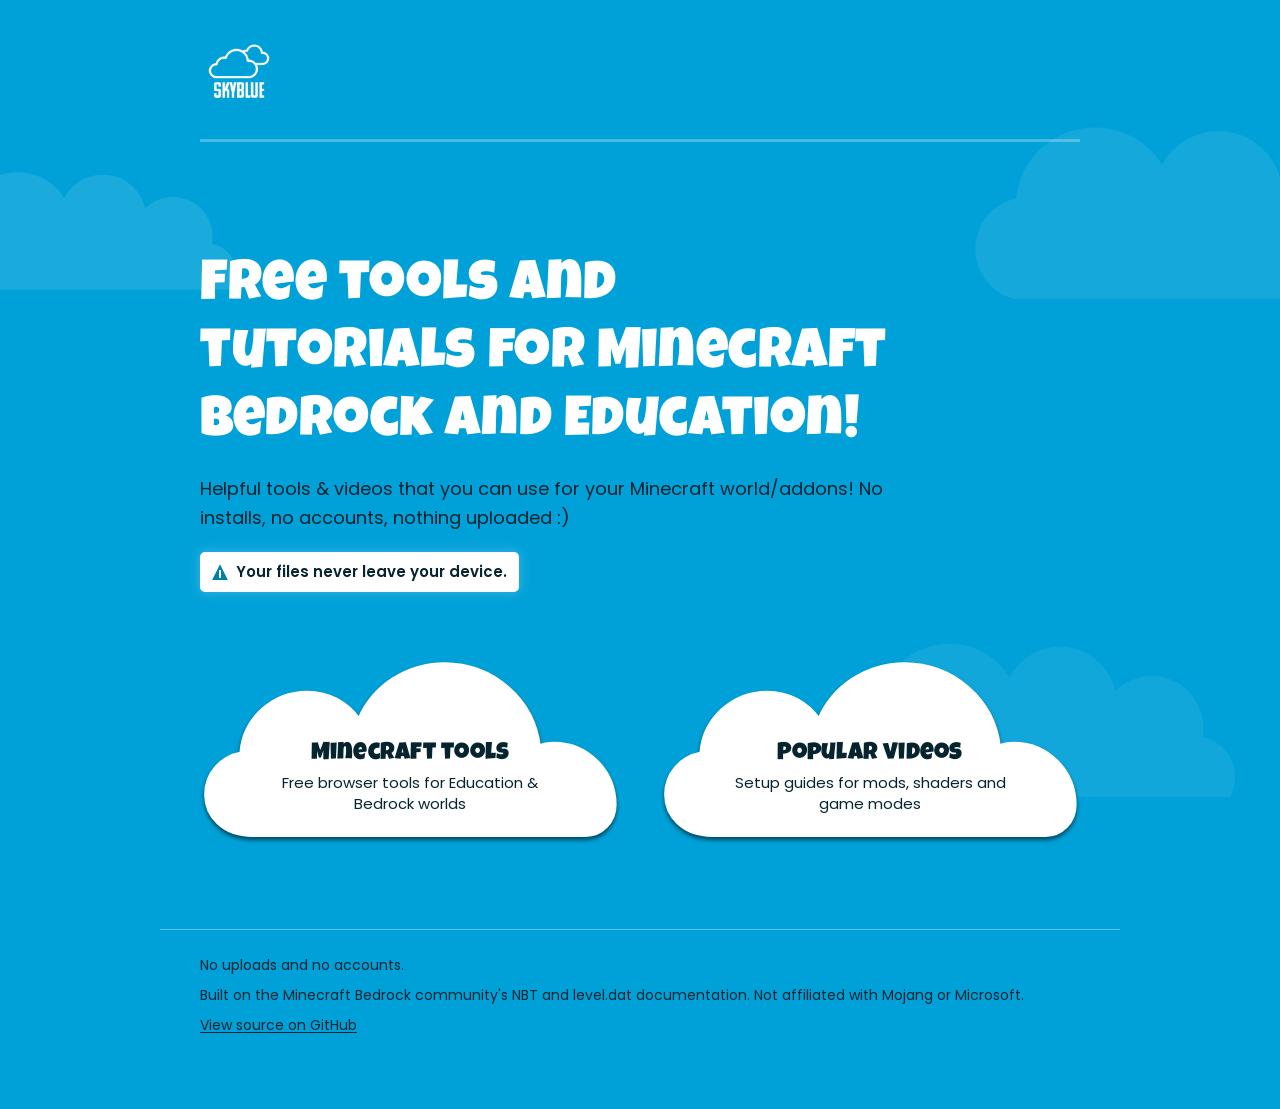
<file: index.html>
<!DOCTYPE html>
<html lang="en">
<head>
<meta charset="utf-8">
<meta name="viewport" content="width=device-width, initial-scale=1">
<title>Free tools for Minecraft Bedrock &amp; Education</title>
<meta name="description" content="Free browser tools for Minecraft Bedrock and Minecraft Education. Edit world files without installing anything — nothing is ever uploaded.">
<link rel="icon" href="assets/logo.png">
<link rel="stylesheet" href="styles.css">
</head>
<body>
<div class="sky-page">

  <div class="sky-deco" aria-hidden="true">
    <svg class="d1 sky-drift"   viewBox="0 0 400 200"><use href="#cloud"/></svg>
    <svg class="d2 sky-drift-b" viewBox="0 0 400 200"><use href="#cloud"/></svg>
    <svg class="d3 sky-drift"   viewBox="0 0 400 200"><use href="#cloud"/></svg>
    <svg class="d4 sky-drift-b" viewBox="0 0 400 200"><use href="#cloud"/></svg>
    <svg class="d5 sky-drift"   viewBox="0 0 400 200"><use href="#cloud"/></svg>
    <svg class="d6 sky-drift-b" viewBox="0 0 400 200"><use href="#cloud"/></svg>
    <svg class="d7 sky-drift"   viewBox="0 0 400 200"><use href="#cloud"/></svg>
  </div>

  <svg width="0" height="0" aria-hidden="true" style="position:absolute">
    <defs>
      <path id="cloud" d="M56 186 A34 34 0 0 1 58 120 A52 52 0 0 1 154 98 A42 42 0 0 1 232 108 A38 38 0 0 1 296 142 A30 30 0 0 1 316 186 Z"/>
      <path id="cloud-zone" d="M70,240 C30,240 8,214 8,186 C8,158 28,136 55,131 C58,86 96,50 143,50 C172,50 197,64 212,86 C231,42 275,12 326,12 C391,12 445,60 452,122 C458,119 465,118 472,118 C517,118 553,155 553,200 C553,222 536,240 514,240 Z"/>
    </defs>
  </svg>

  <!-- HEADER:START -->
  <header class="sky-header">
    <div class="sky-wrap">
      <a class="sky-logo" href="./"><img src="./assets/logo.png" alt="SKYBLUE" width="78" height="78"></a>
      <div class="sky-divider" role="presentation"></div>
    </div>
  </header>
  <!-- HEADER:END -->

  <main class="sky-main sky-main--compact">

    <section class="sky-hero">
      <div class="sky-wrap">
        <h1 class="sky-h1">Free tools and tutorials for Minecraft Bedrock and Education!</h1>
        <p class="sky-lede">Helpful tools & videos that you can use for your Minecraft world/addons! No installs, no accounts, nothing uploaded :)</p>
        <p class="sky-privacy"><span class="sky-warn-icon" aria-hidden="true"></span> Your files never leave your device.</p>
      </div>
    </section>

    <section class="sky-sec" aria-labelledby="choose-h">
      <div class="sky-wrap">
        <h2 class="vh" id="choose-h">Choose where to go</h2>

        <div class="sky-choices">

          <a class="sky-choice" href="tools/">
            <span class="sky-choice-frame">
              <svg class="sky-choice-svg" viewBox="0 0 560 250" aria-hidden="true">
                <use class="sky-choice-path" href="#cloud-zone"/>
              </svg>
              <span class="sky-choice-inner">
                <span class="sky-choice-title">Minecraft tools</span>
                <span class="sky-choice-sub">Free browser tools for Education &amp; Bedrock worlds</span>
              </span>
            </span>
          </a>

          <a class="sky-choice" href="videos/">
            <span class="sky-choice-frame">
              <svg class="sky-choice-svg" viewBox="0 0 560 250" aria-hidden="true">
                <use class="sky-choice-path" href="#cloud-zone"/>
              </svg>
              <span class="sky-choice-inner">
                <span class="sky-choice-title">Popular videos</span>
                <span class="sky-choice-sub">Setup guides for mods, shaders and game modes</span>
              </span>
            </span>
          </a>

        </div>
      </div>
    </section>

  </main>

  <!-- FOOTER:START -->
  <footer class="sky-footer">
    <div class="sky-wrap sky-foot-in">
      <p>No uploads and no accounts.</p>
      <p>Built on the Minecraft Bedrock community's NBT and level.dat documentation. Not affiliated with Mojang or Microsoft.</p>
      <p><a href="https://github.com/SkyblueMCEE/skybluemcee.github.io">View source on GitHub</a></p>
    </div>
  </footer>
  <!-- Cloudflare Web Analytics -->
  <script type="module" src="https://static.cloudflareinsights.com/beacon.min.js" data-cf-beacon='{"token":"112a7e2ab081439db0b947a1e5b2f07b"}'></script>
  <!-- End Cloudflare Web Analytics -->
  <!-- FOOTER:END -->
</div>
</body>
</html>
</file>
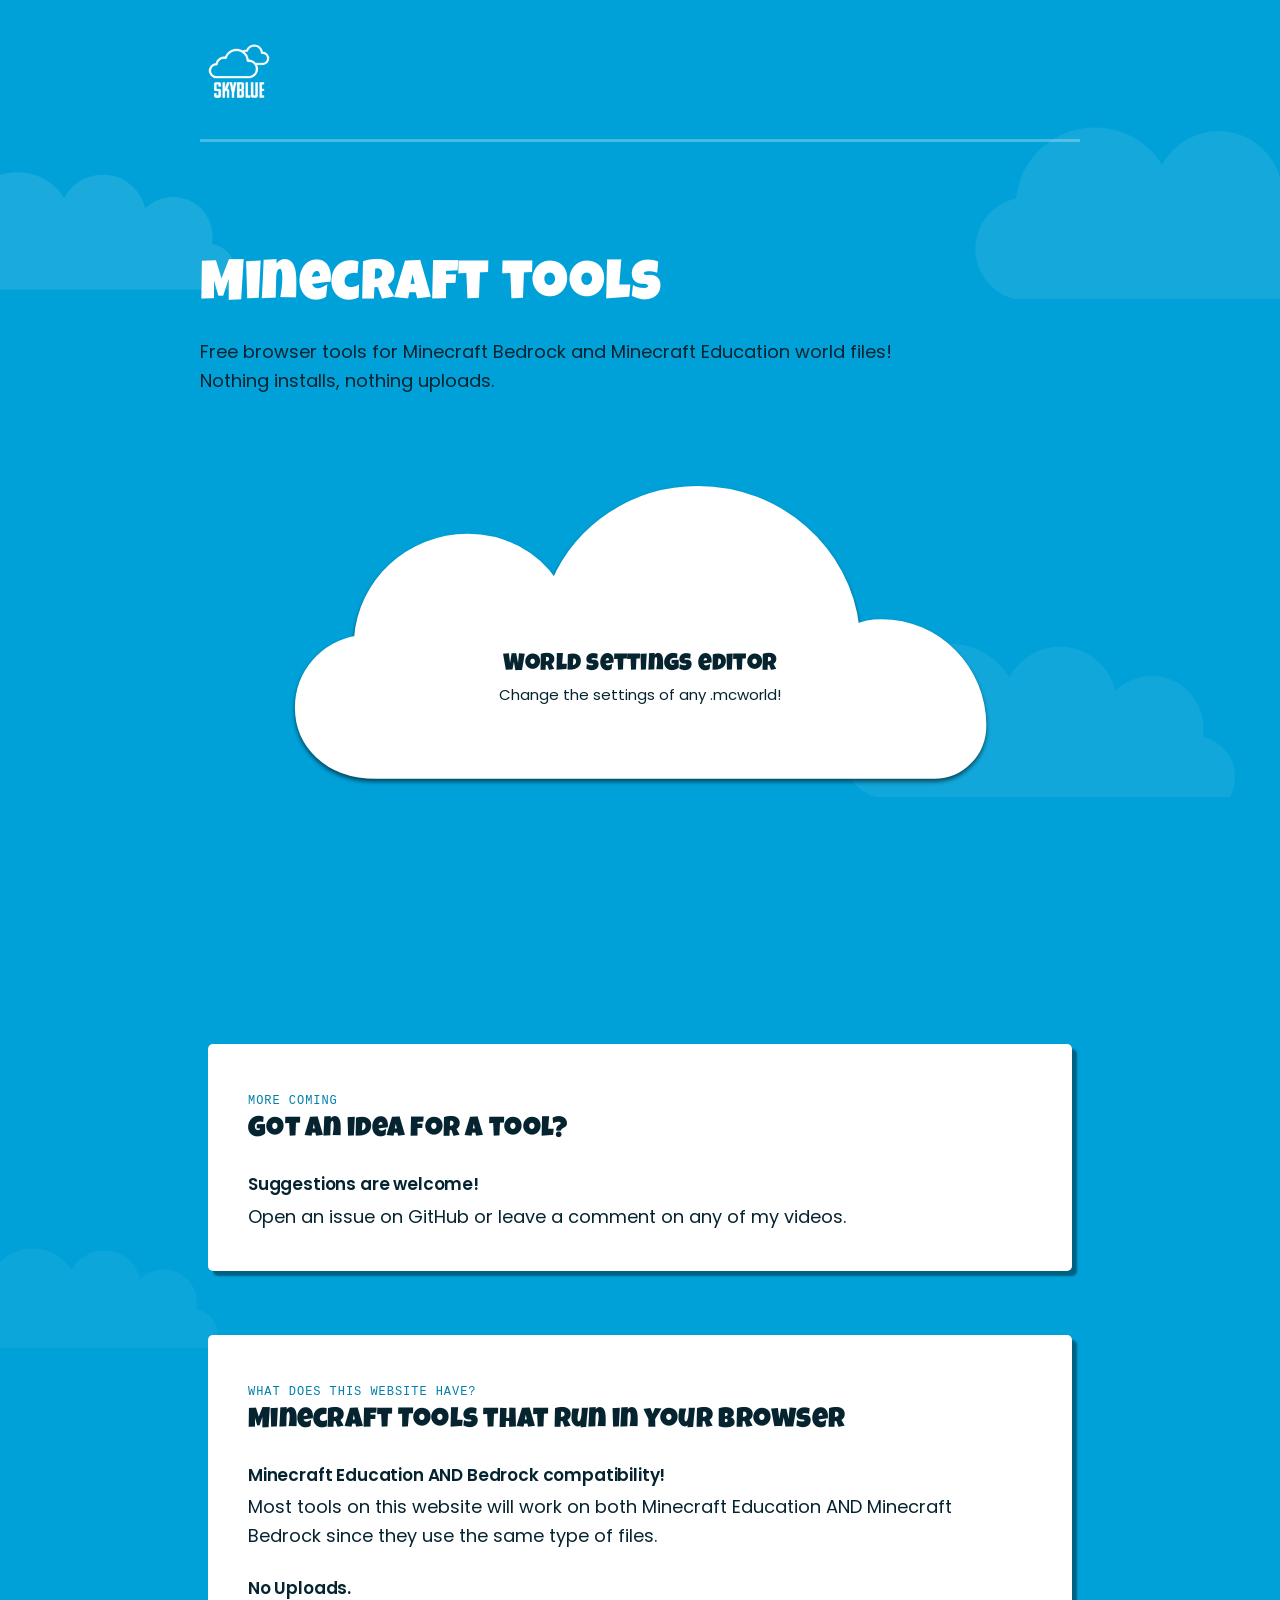
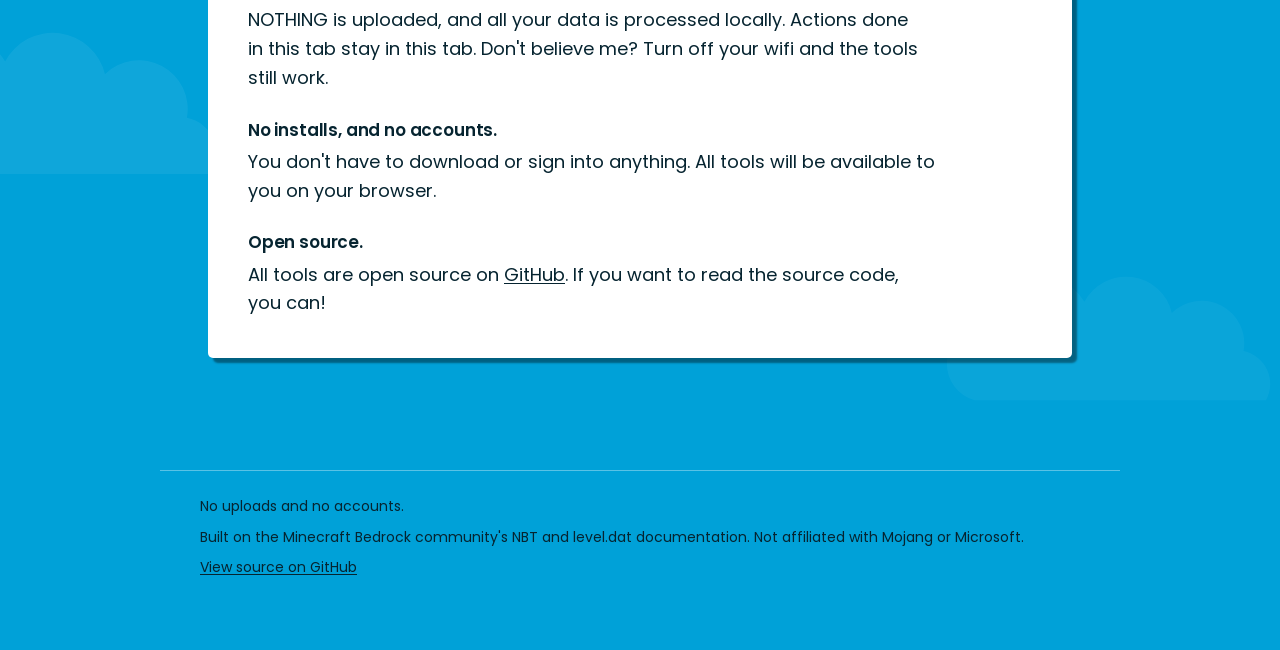
<file: tools/index.html>
<!DOCTYPE html>
<html lang="en">
<head>
<meta charset="utf-8">
<meta name="viewport" content="width=device-width, initial-scale=1">
<title>Minecraft tools</title>
<meta name="description" content="Free browser tools for Minecraft Bedrock and Minecraft Education world files. No install, nothing uploaded.">
<link rel="icon" href="../assets/logo.png">
<link rel="stylesheet" href="../styles.css">
</head>
<body>
<div class="sky-page">

  <div class="sky-deco" aria-hidden="true">
    <svg class="d1 sky-drift"   viewBox="0 0 400 200"><use href="#cloud"/></svg>
    <svg class="d2 sky-drift-b" viewBox="0 0 400 200"><use href="#cloud"/></svg>
    <svg class="d3 sky-drift"   viewBox="0 0 400 200"><use href="#cloud"/></svg>
    <svg class="d4 sky-drift-b" viewBox="0 0 400 200"><use href="#cloud"/></svg>
    <svg class="d5 sky-drift"   viewBox="0 0 400 200"><use href="#cloud"/></svg>
    <svg class="d6 sky-drift-b" viewBox="0 0 400 200"><use href="#cloud"/></svg>
  </div>

  <svg width="0" height="0" aria-hidden="true" style="position:absolute">
    <defs>
      <path id="cloud" d="M56 186 A34 34 0 0 1 58 120 A52 52 0 0 1 154 98 A42 42 0 0 1 232 108 A38 38 0 0 1 296 142 A30 30 0 0 1 316 186 Z"/>
      <path id="cloud-zone" d="M70,240 C30,240 8,214 8,186 C8,158 28,136 55,131 C58,86 96,50 143,50 C172,50 197,64 212,86 C231,42 275,12 326,12 C391,12 445,60 452,122 C458,119 465,118 472,118 C517,118 553,155 553,200 C553,222 536,240 514,240 Z"/>
    </defs>
  </svg>

  <!-- HEADER:START -->
  <header class="sky-header">
    <div class="sky-wrap">
      <a class="sky-logo" href="../"><img src="../assets/logo.png" alt="SKYBLUE" width="78" height="78"></a>
      <div class="sky-divider" role="presentation"></div>
    </div>
  </header>
  <!-- HEADER:END -->

  <main class="sky-main sky-main--compact sky-main--tools">

    <section class="sky-hero">
      <div class="sky-wrap">
        <h1 class="sky-h1">Minecraft tools</h1>
        <p class="sky-lede">Free browser tools for Minecraft Bedrock and Minecraft Education world files! Nothing installs, nothing uploads.</p>
      </div>
    </section>

    <section class="sky-sec sky-tool-list" aria-labelledby="list-h">
      <div class="sky-wrap">
        <h2 class="vh" id="list-h">Available tools</h2>

        <div class="sky-choices sky-choices--single">
          <a class="sky-choice" href="world-settings/">
            <span class="sky-choice-frame">
              <svg class="sky-choice-svg" viewBox="0 0 560 250" aria-hidden="true">
                <use class="sky-choice-path" href="#cloud-zone"/>
              </svg>
              <span class="sky-choice-inner">
                <span class="sky-choice-title">World settings editor</span>
                <span class="sky-choice-sub">Change the settings of any .mcworld!</span>
              </span>
            </span>
          </a>
        </div>
      </div>
    </section>

    <section class="sky-sec" aria-labelledby="soon-h">
      <div class="sky-wrap">
        <div class="sky-card">
          <span class="sky-kicker">More coming</span>
          <h2 class="sky-h2" id="soon-h">Got an idea for a tool?</h2>
          <ul class="sky-warn">
            <li><b>Suggestions are welcome!</b> Open an issue on GitHub or leave a comment on any of my videos.</li>
          </ul>
        </div>
      </div>
    </section>

    <section class="sky-sec" aria-labelledby="what-h">
      <div class="sky-wrap">
        <div class="sky-card">
          <span class="sky-kicker">What does this website have?</span>
          <h2 class="sky-h2" id="what-h">Minecraft Tools that run in your browser</h2>
          <ul class="sky-warn">
            <li><b>Minecraft Education AND Bedrock compatibility!</b> Most tools on this website will work on both Minecraft Education AND Minecraft Bedrock since they use the same type of files.</li>
            <li><b>No Uploads.</b> NOTHING is uploaded, and all your data is processed locally. Actions done in this tab stay in this tab. Don't believe me? Turn off your wifi and the tools still work.</li>
            <li><b>No installs, and no accounts.</b> You don't have to download or sign into anything. All tools will be available to you on your browser.</li>
            <li><b>Open source.</b> All tools are open source on <a href="https://github.com/SkyblueMCEE/skybluemcee.github.io">GitHub</a>. If you want to read the source code, you can!</li>
          </ul>
        </div>
      </div>
    </section>
  </main>

  <!-- FOOTER:START -->
  <footer class="sky-footer">
    <div class="sky-wrap sky-foot-in">
      <p>No uploads and no accounts.</p>
      <p>Built on the Minecraft Bedrock community's NBT and level.dat documentation. Not affiliated with Mojang or Microsoft.</p>
      <p><a href="https://github.com/SkyblueMCEE/skybluemcee.github.io">View source on GitHub</a></p>
    </div>
  </footer>
  <!-- Cloudflare Web Analytics -->
  <script type="module" src="https://static.cloudflareinsights.com/beacon.min.js" data-cf-beacon='{"token":"112a7e2ab081439db0b947a1e5b2f07b"}'></script>
  <!-- End Cloudflare Web Analytics -->
  <!-- FOOTER:END -->
</div>
</body>
</html>
</file>
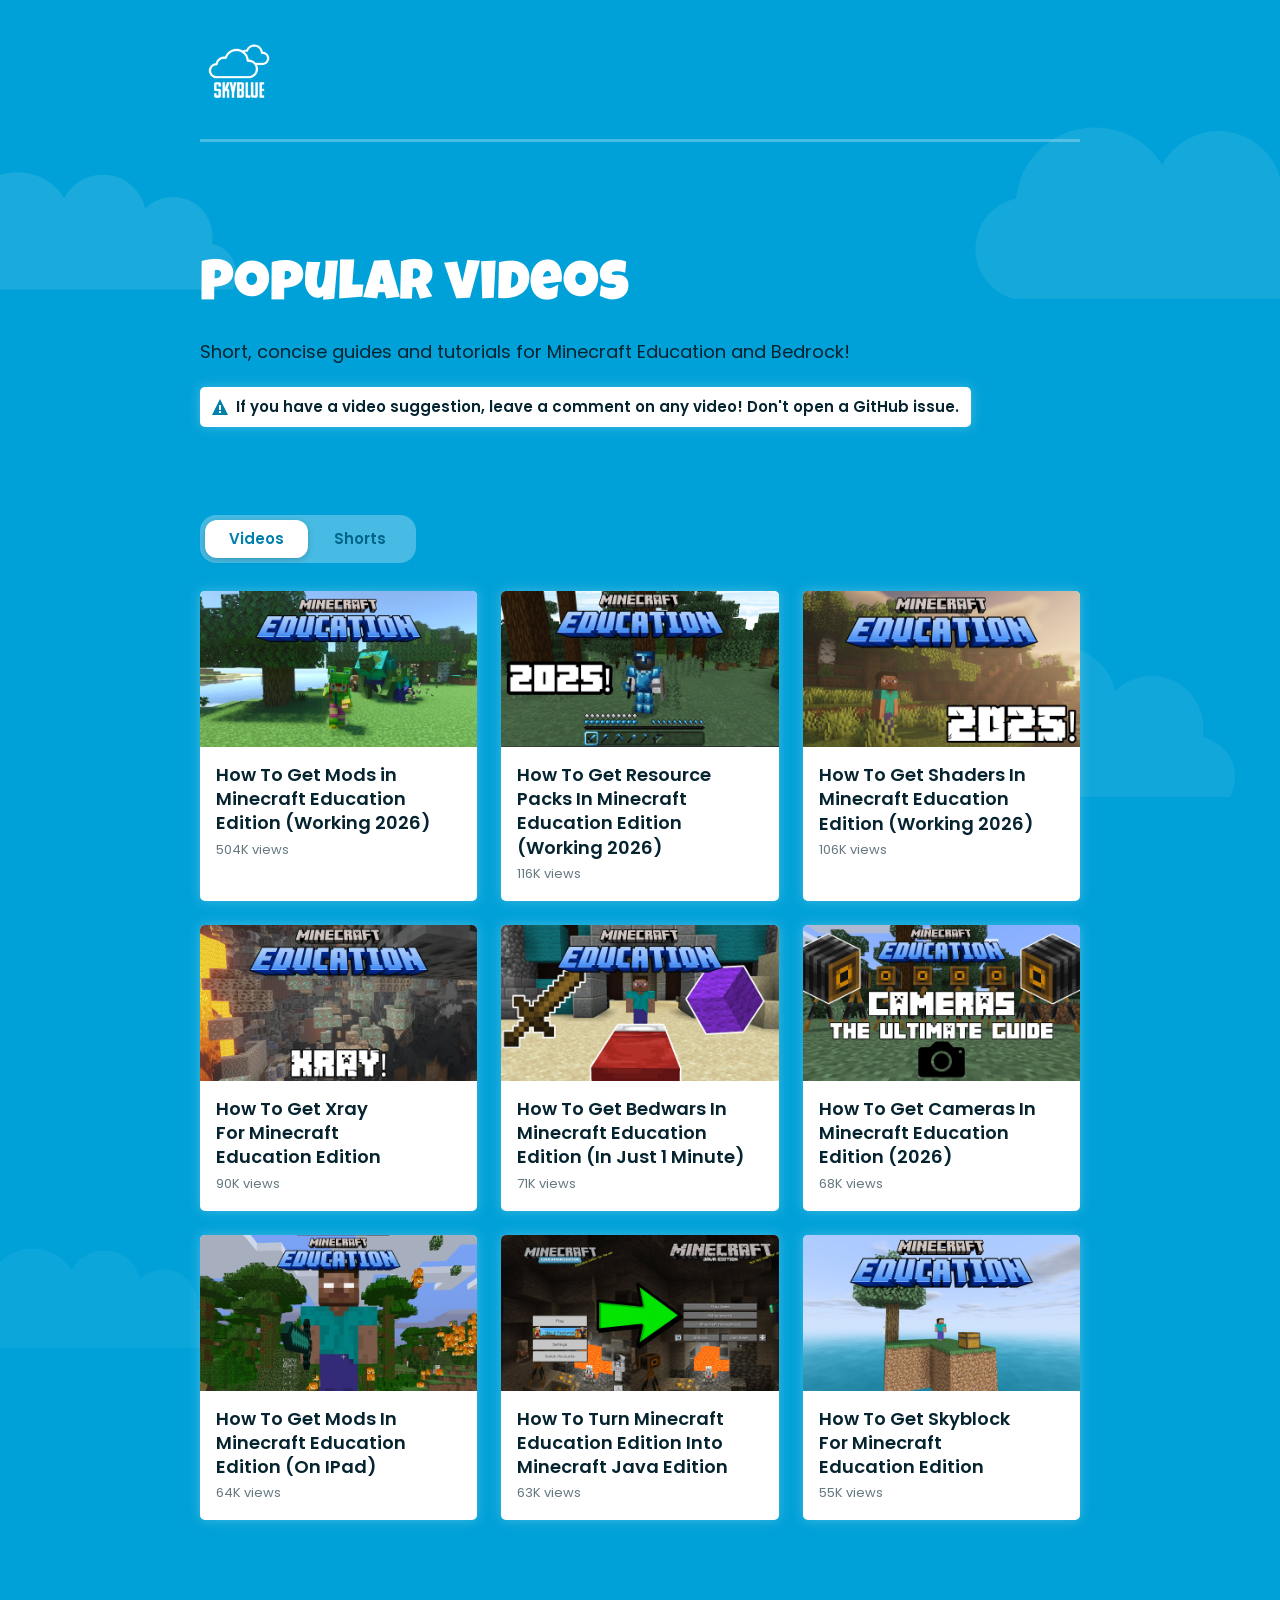
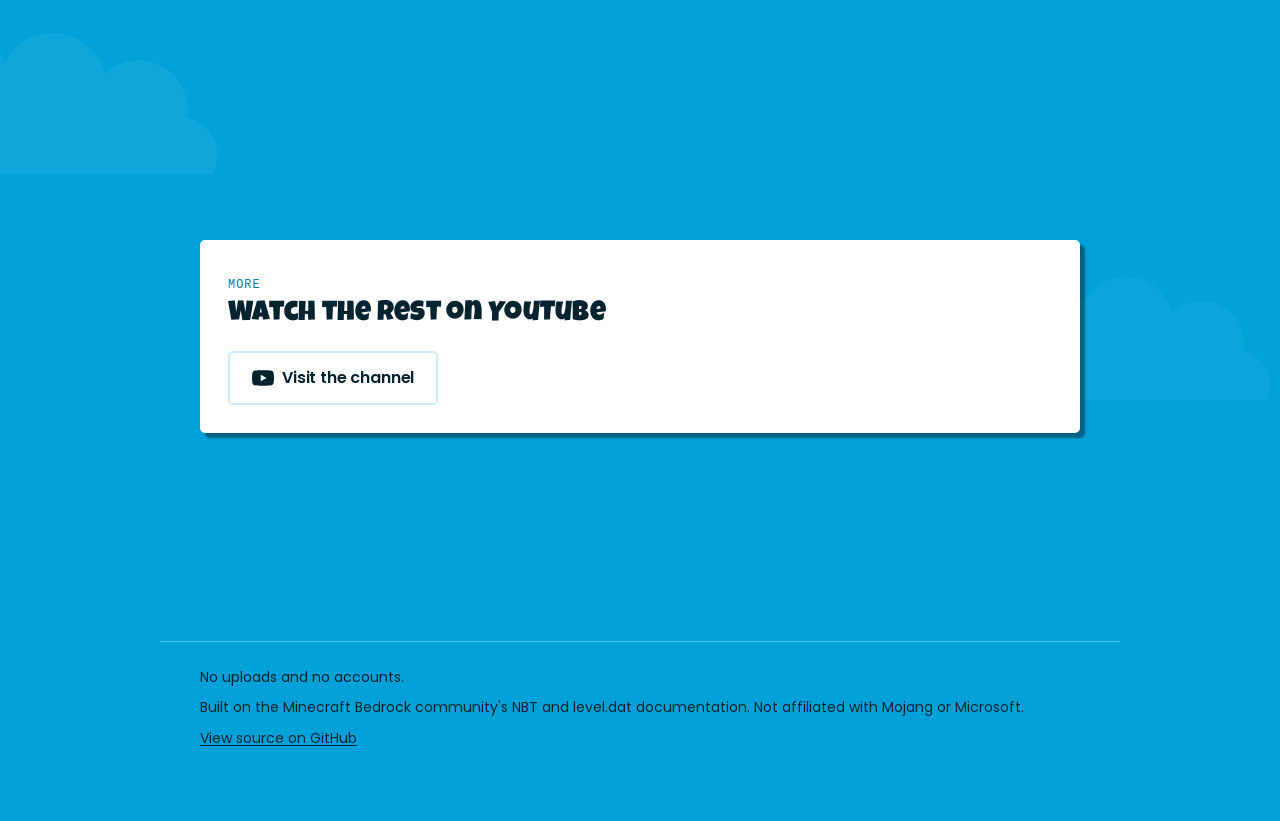
<file: videos/index.html>
<!DOCTYPE html>
<html lang="en">
<head>
<meta charset="utf-8">
<meta name="viewport" content="width=device-width, initial-scale=1">
<title>SkyblueMC Popular videos</title>
<meta name="description" content="Minecraft Bedrock and Education tutorials, builds and classroom ideas.">
<link rel="icon" href="../assets/logo.png">
<link rel="stylesheet" href="../styles.css">
</head>
<body>
<div class="sky-page">

  <div class="sky-deco" aria-hidden="true">
    <svg class="d1 sky-drift"   viewBox="0 0 400 200"><use href="#cloud"/></svg>
    <svg class="d2 sky-drift-b" viewBox="0 0 400 200"><use href="#cloud"/></svg>
    <svg class="d3 sky-drift"   viewBox="0 0 400 200"><use href="#cloud"/></svg>
    <svg class="d4 sky-drift-b" viewBox="0 0 400 200"><use href="#cloud"/></svg>
    <svg class="d5 sky-drift"   viewBox="0 0 400 200"><use href="#cloud"/></svg>
    <svg class="d6 sky-drift-b" viewBox="0 0 400 200"><use href="#cloud"/></svg>
  </div>

  <svg width="0" height="0" aria-hidden="true" style="position:absolute">
    <defs>
      <path id="cloud" d="M56 186 A34 34 0 0 1 58 120 A52 52 0 0 1 154 98 A42 42 0 0 1 232 108 A38 38 0 0 1 296 142 A30 30 0 0 1 316 186 Z"/>
      <path id="cloud-zone" d="M70,240 C30,240 8,214 8,186 C8,158 28,136 55,131 C58,86 96,50 143,50 C172,50 197,64 212,86 C231,42 275,12 326,12 C391,12 445,60 452,122 C458,119 465,118 472,118 C517,118 553,155 553,200 C553,222 536,240 514,240 Z"/>
    </defs>
  </svg>

  <!-- HEADER:START -->
  <header class="sky-header">
    <div class="sky-wrap">
      <a class="sky-logo" href="../"><img src="../assets/logo.png" alt="SKYBLUE" width="78" height="78"></a>
      <div class="sky-divider" role="presentation"></div>
    </div>
  </header>
  <!-- HEADER:END -->

  <main class="sky-main">

    <section class="sky-hero">
      <div class="sky-wrap">
        <h1 class="sky-h1">Popular videos</h1>
        <p class="sky-lede">Short, concise guides and tutorials for Minecraft Education and Bedrock!</p>
        <p class="sky-privacy"><span class="sky-warn-icon" aria-hidden="true"></span> If you have a video suggestion, leave a comment on any video! Don't open a GitHub issue.</p>
      </div>
    </section>

    <section class="sky-sec" aria-labelledby="vids-h">
      <div class="sky-wrap">
        <h2 class="vh" id="vids-h">Videos</h2>

        <div class="sky-switchbar">
          <div class="sky-seg" id="seg" data-active="videos" role="tablist" aria-label="Choose video type">
            <span class="sky-seg-thumb" aria-hidden="true"></span>
            <button class="sky-seg-btn" id="tab-videos" type="button" role="tab"
                    aria-selected="true"  aria-controls="panel-videos">Videos</button>
            <button class="sky-seg-btn" id="tab-shorts" type="button" role="tab"
                    aria-selected="false" aria-controls="panel-shorts">Shorts</button>
          </div>
        </div>

        <div class="sky-panel-videos" id="panel-videos" role="tabpanel" aria-labelledby="tab-videos">
        <ul class="sky-vids">
          <!-- VIDEOS:START -->
          <li class="sky-vid">
            <a href="https://www.youtube.com/watch?v=xYI5_1Sp0NA" rel="noopener">
              <img src="https://i.ytimg.com/vi/xYI5_1Sp0NA/maxresdefault.jpg"
                   data-fallback-1="https://i.ytimg.com/vi/xYI5_1Sp0NA/hqdefault.jpg"
                   data-fallback-2="../assets/thumbs/xYI5_1Sp0NA.jpg"
                   alt="" width="480" height="270" loading="lazy">
              <span class="sky-vid-body">
                <p class="sky-vid-title">How To Get Mods in Minecraft Education Edition (Working 2026)</p>
                <p class="sky-vid-meta">504K views</p>
              </span>
            </a>
          </li>
          <li class="sky-vid">
            <a href="https://www.youtube.com/watch?v=lUun8i7JH1U" rel="noopener">
              <img src="https://i.ytimg.com/vi/lUun8i7JH1U/maxresdefault.jpg"
                   data-fallback-1="https://i.ytimg.com/vi/lUun8i7JH1U/hqdefault.jpg"
                   data-fallback-2="../assets/thumbs/lUun8i7JH1U.jpg"
                   alt="" width="480" height="270" loading="lazy">
              <span class="sky-vid-body">
                <p class="sky-vid-title">How To Get Resource Packs In Minecraft Education Edition (Working 2026)</p>
                <p class="sky-vid-meta">116K views</p>
              </span>
            </a>
          </li>
          <li class="sky-vid">
            <a href="https://www.youtube.com/watch?v=3kGgY0xltvc" rel="noopener">
              <img src="https://i.ytimg.com/vi/3kGgY0xltvc/maxresdefault.jpg"
                   data-fallback-1="https://i.ytimg.com/vi/3kGgY0xltvc/hqdefault.jpg"
                   data-fallback-2="../assets/thumbs/3kGgY0xltvc.jpg"
                   alt="" width="480" height="270" loading="lazy">
              <span class="sky-vid-body">
                <p class="sky-vid-title">How To Get Shaders In Minecraft Education Edition (Working 2026)</p>
                <p class="sky-vid-meta">106K views</p>
              </span>
            </a>
          </li>
          <li class="sky-vid">
            <a href="https://www.youtube.com/watch?v=CF7HHaT03rM" rel="noopener">
              <img src="https://i.ytimg.com/vi/CF7HHaT03rM/maxresdefault.jpg"
                   data-fallback-1="https://i.ytimg.com/vi/CF7HHaT03rM/hqdefault.jpg"
                   data-fallback-2="../assets/thumbs/CF7HHaT03rM.jpg"
                   alt="" width="480" height="270" loading="lazy">
              <span class="sky-vid-body">
                <p class="sky-vid-title">How To Get Xray For Minecraft Education Edition</p>
                <p class="sky-vid-meta">90K views</p>
              </span>
            </a>
          </li>
          <li class="sky-vid">
            <a href="https://www.youtube.com/watch?v=_vNsSAMYqks" rel="noopener">
              <img src="https://i.ytimg.com/vi/_vNsSAMYqks/maxresdefault.jpg"
                   data-fallback-1="https://i.ytimg.com/vi/_vNsSAMYqks/hqdefault.jpg"
                   data-fallback-2="../assets/thumbs/_vNsSAMYqks.jpg"
                   alt="" width="480" height="270" loading="lazy">
              <span class="sky-vid-body">
                <p class="sky-vid-title">How To Get Bedwars In Minecraft Education Edition (In Just 1 Minute)</p>
                <p class="sky-vid-meta">71K views</p>
              </span>
            </a>
          </li>
          <li class="sky-vid">
            <a href="https://www.youtube.com/watch?v=mhxor1t-iik" rel="noopener">
              <img src="https://i.ytimg.com/vi/mhxor1t-iik/maxresdefault.jpg"
                   data-fallback-1="https://i.ytimg.com/vi/mhxor1t-iik/hqdefault.jpg"
                   data-fallback-2="../assets/thumbs/mhxor1t-iik.jpg"
                   alt="" width="480" height="270" loading="lazy">
              <span class="sky-vid-body">
                <p class="sky-vid-title">How To Get Cameras In Minecraft Education Edition (2026)</p>
                <p class="sky-vid-meta">68K views</p>
              </span>
            </a>
          </li>
          <li class="sky-vid">
            <a href="https://www.youtube.com/watch?v=PyplFYsNzXg" rel="noopener">
              <img src="https://i.ytimg.com/vi/PyplFYsNzXg/maxresdefault.jpg"
                   data-fallback-1="https://i.ytimg.com/vi/PyplFYsNzXg/hqdefault.jpg"
                   data-fallback-2="../assets/thumbs/PyplFYsNzXg.jpg"
                   alt="" width="480" height="270" loading="lazy">
              <span class="sky-vid-body">
                <p class="sky-vid-title">How To Get Mods In Minecraft Education Edition (On IPad)</p>
                <p class="sky-vid-meta">64K views</p>
              </span>
            </a>
          </li>
          <li class="sky-vid">
            <a href="https://www.youtube.com/watch?v=EAtYpckRLwo" rel="noopener">
              <img src="https://i.ytimg.com/vi/EAtYpckRLwo/maxresdefault.jpg"
                   data-fallback-1="https://i.ytimg.com/vi/EAtYpckRLwo/hqdefault.jpg"
                   data-fallback-2="../assets/thumbs/EAtYpckRLwo.jpg"
                   alt="" width="480" height="270" loading="lazy">
              <span class="sky-vid-body">
                <p class="sky-vid-title">How To Turn Minecraft Education Edition Into Minecraft Java Edition</p>
                <p class="sky-vid-meta">63K views</p>
              </span>
            </a>
          </li>
          <li class="sky-vid">
            <a href="https://www.youtube.com/watch?v=At2Ikw3Cg2c" rel="noopener">
              <img src="https://i.ytimg.com/vi/At2Ikw3Cg2c/maxresdefault.jpg"
                   data-fallback-1="https://i.ytimg.com/vi/At2Ikw3Cg2c/hqdefault.jpg"
                   data-fallback-2="../assets/thumbs/At2Ikw3Cg2c.jpg"
                   alt="" width="480" height="270" loading="lazy">
              <span class="sky-vid-body">
                <p class="sky-vid-title">How To Get Skyblock For Minecraft Education Edition</p>
                <p class="sky-vid-meta">55K views</p>
              </span>
            </a>
          </li>
          <!-- VIDEOS:END -->
        </ul>
        </div>

        <div class="sky-panel-shorts" id="panel-shorts" role="tabpanel" aria-labelledby="tab-shorts" hidden>
        <ul class="sky-vids sky-vids--shorts">
          <!-- SHORTS:START -->
          <li class="sky-vid">
            <a href="https://www.youtube.com/shorts/oHhPFpfcqo4" rel="noopener">
              <img src="https://i.ytimg.com/vi/oHhPFpfcqo4/maxresdefault.jpg"
                   data-fallback-1="https://i.ytimg.com/vi/oHhPFpfcqo4/hqdefault.jpg"
                   data-fallback-2="../assets/thumbs/oHhPFpfcqo4.jpg"
                   alt="" width="270" height="480" loading="lazy">
              <span class="sky-vid-body">
                <p class="sky-vid-title">Minecraft Morph Bracelet Addon</p>
                <p class="sky-vid-meta">204K views</p>
              </span>
            </a>
          </li>
          <li class="sky-vid">
            <a href="https://www.youtube.com/shorts/ujMbUhddVfA" rel="noopener">
              <img src="https://i.ytimg.com/vi/ujMbUhddVfA/maxresdefault.jpg"
                   data-fallback-1="https://i.ytimg.com/vi/ujMbUhddVfA/hqdefault.jpg"
                   data-fallback-2="../assets/thumbs/ujMbUhddVfA.jpg"
                   alt="" width="270" height="480" loading="lazy">
              <span class="sky-vid-body">
                <p class="sky-vid-title">Minecraft Element Constructor</p>
                <p class="sky-vid-meta">47K views</p>
              </span>
            </a>
          </li>
          <li class="sky-vid">
            <a href="https://www.youtube.com/shorts/o8JRiSTztdY" rel="noopener">
              <img src="https://i.ytimg.com/vi/o8JRiSTztdY/maxresdefault.jpg"
                   data-fallback-1="https://i.ytimg.com/vi/o8JRiSTztdY/hqdefault.jpg"
                   data-fallback-2="../assets/thumbs/o8JRiSTztdY.jpg"
                   alt="" width="270" height="480" loading="lazy">
              <span class="sky-vid-body">
                <p class="sky-vid-title">Minecraft Copper Addon</p>
                <p class="sky-vid-meta">24K views</p>
              </span>
            </a>
          </li>
          <li class="sky-vid">
            <a href="https://www.youtube.com/shorts/Zta2VoC18J0" rel="noopener">
              <img src="https://i.ytimg.com/vi/Zta2VoC18J0/maxresdefault.jpg"
                   data-fallback-1="https://i.ytimg.com/vi/Zta2VoC18J0/hqdefault.jpg"
                   data-fallback-2="../assets/thumbs/Zta2VoC18J0.jpg"
                   alt="" width="270" height="480" loading="lazy">
              <span class="sky-vid-body">
                <p class="sky-vid-title">Minecraft Glass Sword</p>
                <p class="sky-vid-meta">17K views</p>
              </span>
            </a>
          </li>
          <li class="sky-vid">
            <a href="https://www.youtube.com/shorts/-BZRUXOu2Ic" rel="noopener">
              <img src="https://i.ytimg.com/vi/-BZRUXOu2Ic/hqdefault.jpg"
                   data-fallback-1="https://i.ytimg.com/vi/-BZRUXOu2Ic/mqdefault.jpg"
                   data-fallback-2="../assets/thumbs/-BZRUXOu2Ic.jpg"
                   alt="" width="270" height="480" loading="lazy">
              <span class="sky-vid-body">
                <p class="sky-vid-title">Minecraft Sponge Armour</p>
                <p class="sky-vid-meta">14K views</p>
              </span>
            </a>
          </li>
          <li class="sky-vid">
            <a href="https://www.youtube.com/shorts/0NzmegpnRV4" rel="noopener">
              <img src="https://i.ytimg.com/vi/0NzmegpnRV4/hqdefault.jpg"
                   data-fallback-1="https://i.ytimg.com/vi/0NzmegpnRV4/mqdefault.jpg"
                   data-fallback-2="../assets/thumbs/0NzmegpnRV4.jpg"
                   alt="" width="270" height="480" loading="lazy">
              <span class="sky-vid-body">
                <p class="sky-vid-title">Minecraft Tipped Arrows</p>
                <p class="sky-vid-meta">12K views</p>
              </span>
            </a>
          </li>
          <li class="sky-vid">
            <a href="https://www.youtube.com/shorts/p37bLrnbX68" rel="noopener">
              <img src="https://i.ytimg.com/vi/p37bLrnbX68/maxresdefault.jpg"
                   data-fallback-1="https://i.ytimg.com/vi/p37bLrnbX68/hqdefault.jpg"
                   data-fallback-2="../assets/thumbs/p37bLrnbX68.jpg"
                   alt="" width="270" height="480" loading="lazy">
              <span class="sky-vid-body">
                <p class="sky-vid-title">Minecraft Ore Detector Addon</p>
                <p class="sky-vid-meta">11K views</p>
              </span>
            </a>
          </li>
          <li class="sky-vid">
            <a href="https://www.youtube.com/shorts/NDw99bF_fl0" rel="noopener">
              <img src="https://i.ytimg.com/vi/NDw99bF_fl0/maxresdefault.jpg"
                   data-fallback-1="https://i.ytimg.com/vi/NDw99bF_fl0/hqdefault.jpg"
                   data-fallback-2="../assets/thumbs/NDw99bF_fl0.jpg"
                   alt="" width="270" height="480" loading="lazy">
              <span class="sky-vid-body">
                <p class="sky-vid-title">How To Remove And Disable The Agent In Minecraft Education Edition</p>
                <p class="sky-vid-meta">10K views</p>
              </span>
            </a>
          </li>
          <li class="sky-vid">
            <a href="https://www.youtube.com/shorts/4a8A3kUBoi8" rel="noopener">
              <img src="https://i.ytimg.com/vi/4a8A3kUBoi8/maxresdefault.jpg"
                   data-fallback-1="https://i.ytimg.com/vi/4a8A3kUBoi8/hqdefault.jpg"
                   data-fallback-2="../assets/thumbs/4a8A3kUBoi8.jpg"
                   alt="" width="270" height="480" loading="lazy">
              <span class="sky-vid-body">
                <p class="sky-vid-title">Minecraft Magma Armour</p>
                <p class="sky-vid-meta">9K views</p>
              </span>
            </a>
          </li>
          <li class="sky-vid">
            <a href="https://www.youtube.com/shorts/BkTtM8vEK48" rel="noopener">
              <img src="https://i.ytimg.com/vi/BkTtM8vEK48/hqdefault.jpg"
                   data-fallback-1="https://i.ytimg.com/vi/BkTtM8vEK48/mqdefault.jpg"
                   data-fallback-2="../assets/thumbs/BkTtM8vEK48.jpg"
                   alt="" width="270" height="480" loading="lazy">
              <span class="sky-vid-body">
                <p class="sky-vid-title">Minecraft Super PEKKA Addon</p>
                <p class="sky-vid-meta">9K views</p>
              </span>
            </a>
          </li>
          <!-- SHORTS:END -->
        </ul>
        </div>
      </div>
    </section>

    <section class="sky-sec" aria-labelledby="more-h">
      <div class="sky-wrap">
        <div class="sky-card">
          <span class="sky-kicker">More</span>
          <h2 class="sky-h2" id="more-h">Watch the rest on YouTube</h2>
          <div class="sky-dl">
            <a class="sky-btn sky-btn-ghost" href="https://www.youtube.com/@SkyBlueMC" rel="noopener">
              <svg class="sky-yt" viewBox="0 0 24 24" aria-hidden="true"><path d="M23.5 6.2a3 3 0 0 0-2.1-2.1C19.5 3.6 12 3.6 12 3.6s-7.5 0-9.4.5A3 3 0 0 0 .5 6.2 31.3 31.3 0 0 0 0 12a31.3 31.3 0 0 0 .5 5.8 3 3 0 0 0 2.1 2.1c1.9.5 9.4.5 9.4.5s7.5 0 9.4-.5a3 3 0 0 0 2.1-2.1A31.3 31.3 0 0 0 24 12a31.3 31.3 0 0 0-.5-5.8ZM9.5 15.6V8.4l6.3 3.6-6.3 3.6Z"/></svg>
              Visit the channel
            </a>
          </div>
        </div>
      </div>
    </section>
  </main>

  <!-- FOOTER:START -->
  <footer class="sky-footer">
    <div class="sky-wrap sky-foot-in">
      <p>No uploads and no accounts.</p>
      <p>Built on the Minecraft Bedrock community's NBT and level.dat documentation. Not affiliated with Mojang or Microsoft.</p>
      <p><a href="https://github.com/SkyblueMCEE/skybluemcee.github.io">View source on GitHub</a></p>
    </div>
  </footer>
  <!-- Cloudflare Web Analytics -->
  <script type="module" src="https://static.cloudflareinsights.com/beacon.min.js" data-cf-beacon='{"token":"112a7e2ab081439db0b947a1e5b2f07b"}'></script>
  <!-- End Cloudflare Web Analytics -->
  <!-- FOOTER:END -->
</div>

<script>
/* Thumbnails come from YouTube so they update automatically when you change
   them there. If YouTube is unreachable — offline, blocked on a school
   network, or running these files locally — each image falls back:
   maxresdefault -> hqdefault -> the copy stored in assets/thumbs/ */
document.querySelectorAll('img[data-fallback-1]').forEach(function (img) {
  img.addEventListener('error', function onError() {
    var next = img.getAttribute('data-fallback-1') || img.getAttribute('data-fallback-2');
    if (img.getAttribute('data-fallback-1')) {
      img.removeAttribute('data-fallback-1');
    } else {
      img.removeAttribute('data-fallback-2');
      img.removeEventListener('error', onError);
    }
    if (next) img.src = next;
  });
});
</script>

<script>
/* Videos / Shorts toggle. The white thumb slides; panels swap. */
(function () {
  var seg = document.getElementById('seg');
  if (!seg) return;
  var tabs = { videos: document.getElementById('tab-videos'), shorts: document.getElementById('tab-shorts') };
  var panels = { videos: document.getElementById('panel-videos'), shorts: document.getElementById('panel-shorts') };

  function show(which) {
    seg.dataset.active = which;
    Object.keys(tabs).forEach(function (k) {
      tabs[k].setAttribute('aria-selected', String(k === which));
      panels[k].hidden = (k !== which);
    });
  }

  Object.keys(tabs).forEach(function (k) {
    tabs[k].addEventListener('click', function () { show(k); });
  });

  /* left/right arrows move between tabs, as expected of a tablist */
  seg.addEventListener('keydown', function (e) {
    if (e.key !== 'ArrowLeft' && e.key !== 'ArrowRight') return;
    var next = seg.dataset.active === 'videos' ? 'shorts' : 'videos';
    show(next);
    tabs[next].focus();
    e.preventDefault();
  });
})();
</script>
</body>
</html>
</file>
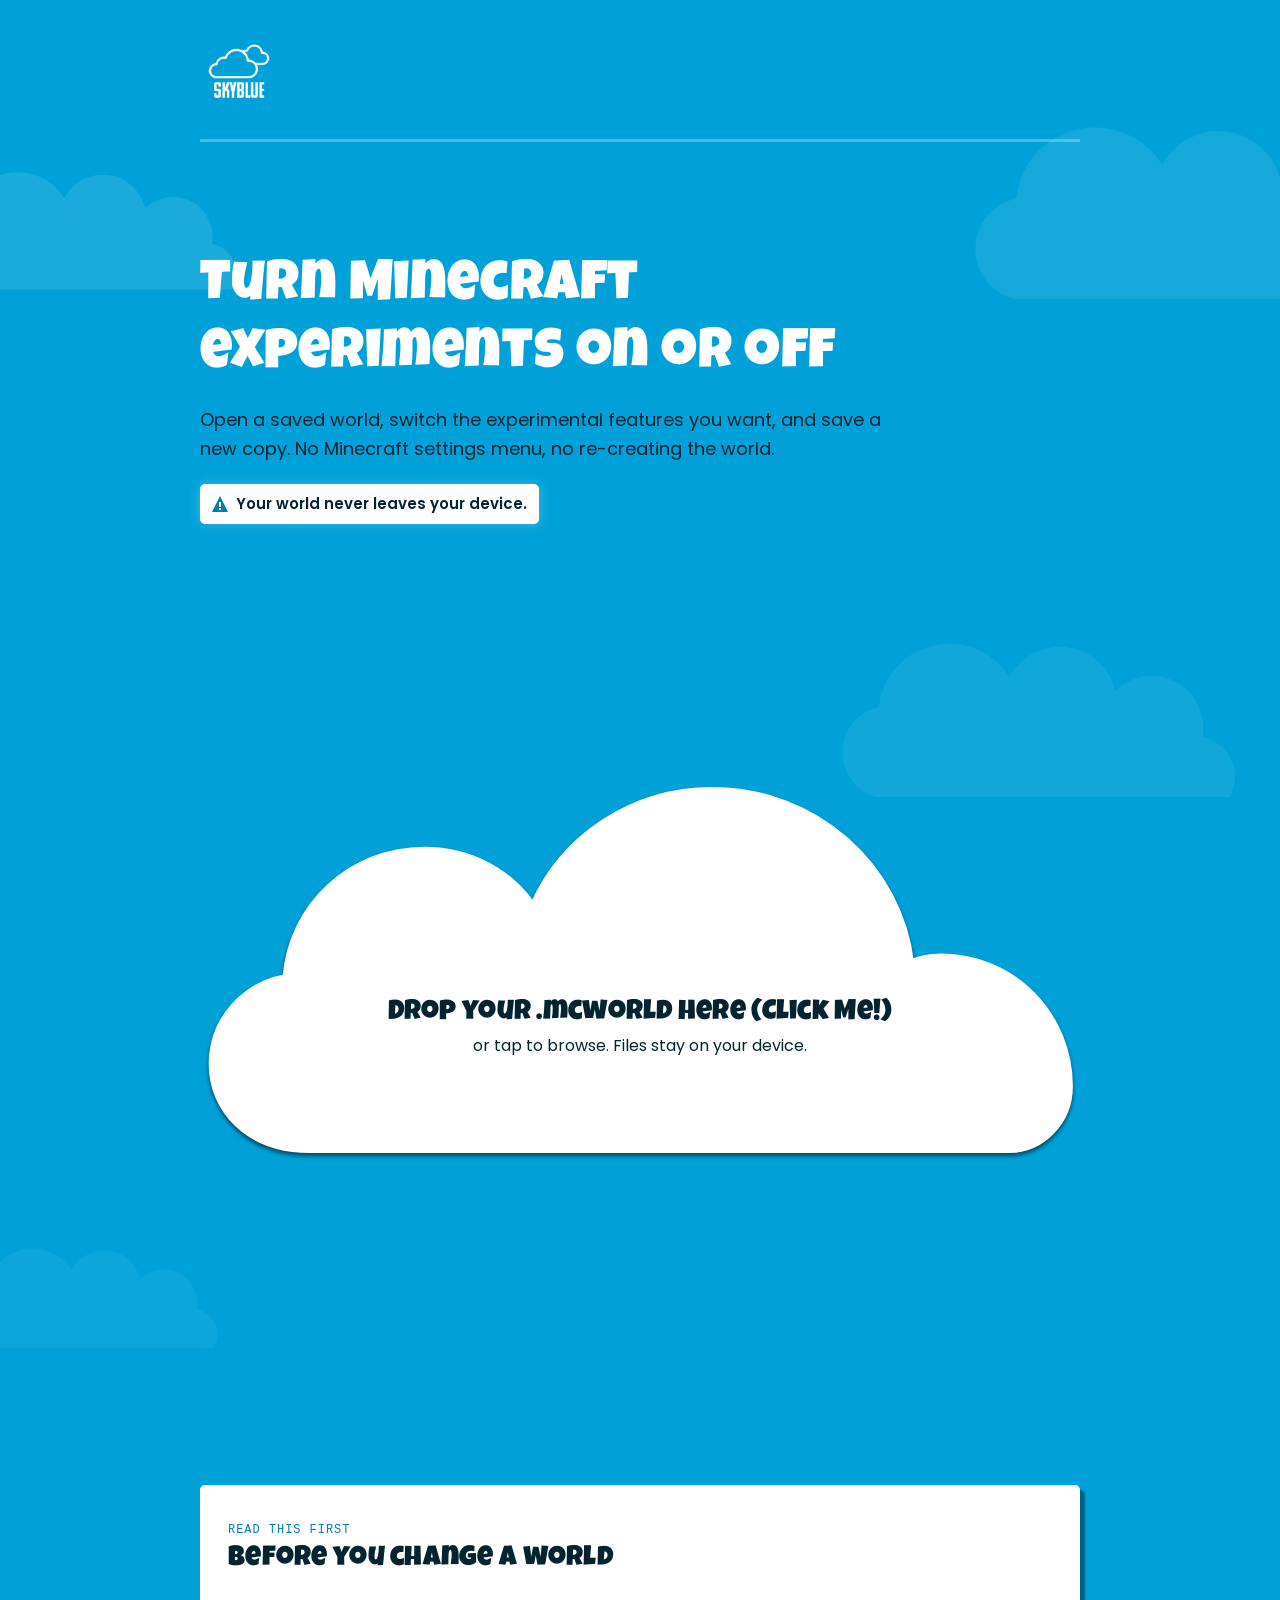
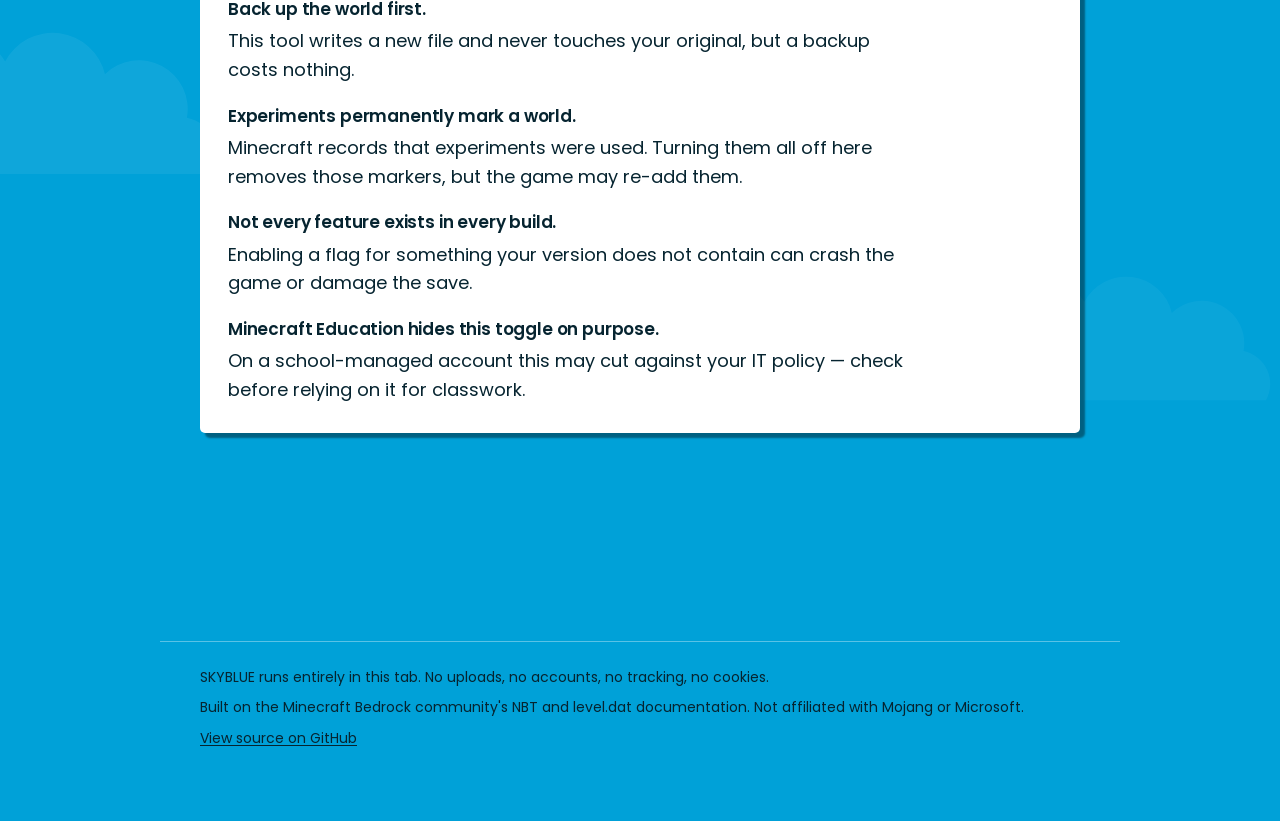
<file: tools/experiments/index.html>
<!DOCTYPE html>
<html lang="en">
<head>
<meta charset="utf-8">
<meta name="viewport" content="width=device-width, initial-scale=1">
<title>Enable Experimental Features</title>
<meta name="description" content="Turn experimental features on or off in any Minecraft Education or Bedrock world. Runs entirely in your browser — your world is never uploaded.">
<link rel="icon" href="../../assets/logo.png">
<link rel="stylesheet" href="../../styles.css">
</head>
<body>
<div class="sky-page">

  <!-- decorative background clouds -->
  <div class="sky-deco" aria-hidden="true">
    <svg class="d1 sky-drift"   viewBox="0 0 400 200"><use href="#cloud"/></svg>
    <svg class="d2 sky-drift-b" viewBox="0 0 400 200"><use href="#cloud"/></svg>
    <svg class="d3 sky-drift"   viewBox="0 0 400 200"><use href="#cloud"/></svg>
    <svg class="d4 sky-drift-b" viewBox="0 0 400 200"><use href="#cloud"/></svg>
    <svg class="d5 sky-drift"   viewBox="0 0 400 200"><use href="#cloud"/></svg>
    <svg class="d6 sky-drift-b" viewBox="0 0 400 200"><use href="#cloud"/></svg>
    <svg class="d7 sky-drift"   viewBox="0 0 400 200"><use href="#cloud"/></svg>
  </div>

  <!-- shared cloud shapes -->
  <svg width="0" height="0" aria-hidden="true" style="position:absolute">
    <defs>
      <path id="cloud" d="M56 186 A34 34 0 0 1 58 120 A52 52 0 0 1 154 98 A42 42 0 0 1 232 108 A38 38 0 0 1 296 142 A30 30 0 0 1 316 186 Z"/>
      <path id="cloud-zone" d="M70,240 C30,240 8,214 8,186 C8,158 28,136 55,131 C58,86 96,50 143,50 C172,50 197,64 212,86 C231,42 275,12 326,12 C391,12 445,60 452,122 C458,119 465,118 472,118 C517,118 553,155 553,200 C553,222 536,240 514,240 Z"/>
    </defs>
  </svg>

  <header class="sky-header">
    <div class="sky-wrap">
      <a class="sky-logo" href="../../"><img src="../../assets/logo.png" alt="SKYBLUE" width="78" height="78"></a>
      <div class="sky-divider" role="presentation"></div>
    </div>
  </header>

  <main class="sky-main">

    <section class="sky-hero">
      <div class="sky-wrap">
        <h1 class="sky-h1">Turn Minecraft experiments on or off</h1>
        <p class="sky-lede">Open a saved world, switch the experimental features you want, and save a new copy. No Minecraft settings menu, no re-creating the world.</p>
        <p class="sky-privacy"><span class="sky-warn-icon" aria-hidden="true"></span> Your world never leaves your device.</p>
      </div>
    </section>

    <section class="sky-sec" aria-labelledby="zone-h">
      <div class="sky-wrap">
        <h2 class="vh" id="zone-h">Open a world file</h2>
        <button class="sky-zone" id="zone" type="button">
          <span class="sky-zone-frame">
            <svg class="sky-zone-svg" viewBox="0 0 560 250" aria-hidden="true">
              <use class="sky-zone-path" href="#cloud-zone"/>
            </svg>
            <span class="sky-zone-inner">
              <span class="sky-zone-title" id="zone-title">Drop your .mcworld here (Click Me!)</span>
              <span class="sky-zone-sub" id="zone-sub">or tap to browse. Files stay on your device.</span>
            </span>
          </span>
        </button>
        <input class="vh" id="file" type="file" accept=".mcworld,.mctemplate,.zip">
        <p class="vh" role="status" aria-live="polite" id="status"></p>
        <p class="sky-zone-note" id="note" hidden></p>
      </div>
    </section>

    <section class="sky-sec" id="panel-sec" hidden aria-labelledby="panel-h">
      <div class="sky-wrap">
        <div class="sky-card">
          <div class="sky-card-head">
            <span class="sky-kicker">World loaded</span>
            <h2 class="sky-world" id="panel-h"></h2>
            <p class="sky-meta" id="panel-meta"></p>
          </div>
          <ul class="sky-rows" id="rows"></ul>
          <div class="sky-panel-foot">
            <button class="sky-btn sky-btn-quiet" id="alloff" type="button">Turn everything off</button>
            <span class="sky-count" id="count"></span>
          </div>
        </div>
        <div class="sky-dl">
          <button class="sky-btn sky-btn-lg" id="download" type="button">Save a new copy</button>
          <p class="sky-aftercare">Your original file is untouched. Import the new copy in Minecraft the way you normally import a world.</p>
        </div>
      </div>
    </section>

    <section class="sky-sec" aria-labelledby="warn-h">
      <div class="sky-wrap">
        <div class="sky-card">
          <span class="sky-kicker">Read this first</span>
          <h2 class="sky-h2" id="warn-h">Before you change a world</h2>
          <ul class="sky-warn">
            <li><b>Back up the world first.</b> This tool writes a new file and never touches your original, but a backup costs nothing.</li>
            <li><b>Experiments permanently mark a world.</b> Minecraft records that experiments were used. Turning them all off here removes those markers, but the game may re-add them.</li>
            <li><b>Not every feature exists in every build.</b> Enabling a flag for something your version does not contain can crash the game or damage the save.</li>
            <li><b>Minecraft Education hides this toggle on purpose.</b> On a school-managed account this may cut against your IT policy — check before relying on it for classwork.</li>
          </ul>
        </div>
      </div>
    </section>
  </main>

  <footer class="sky-footer">
    <div class="sky-wrap sky-foot-in">
      <p>SKYBLUE runs entirely in this tab. No uploads, no accounts, no tracking, no cookies.</p>
      <p>Built on the Minecraft Bedrock community's NBT and level.dat documentation. Not affiliated with Mojang or Microsoft.</p>
      <p><a href="https://github.com/SkyblueMCEE/skyblue">View source on GitHub</a></p>
    </div>
  </footer>
</div>

<script src="core.js"></script>
<script src="app.js"></script>
</body>
</html>
</file>
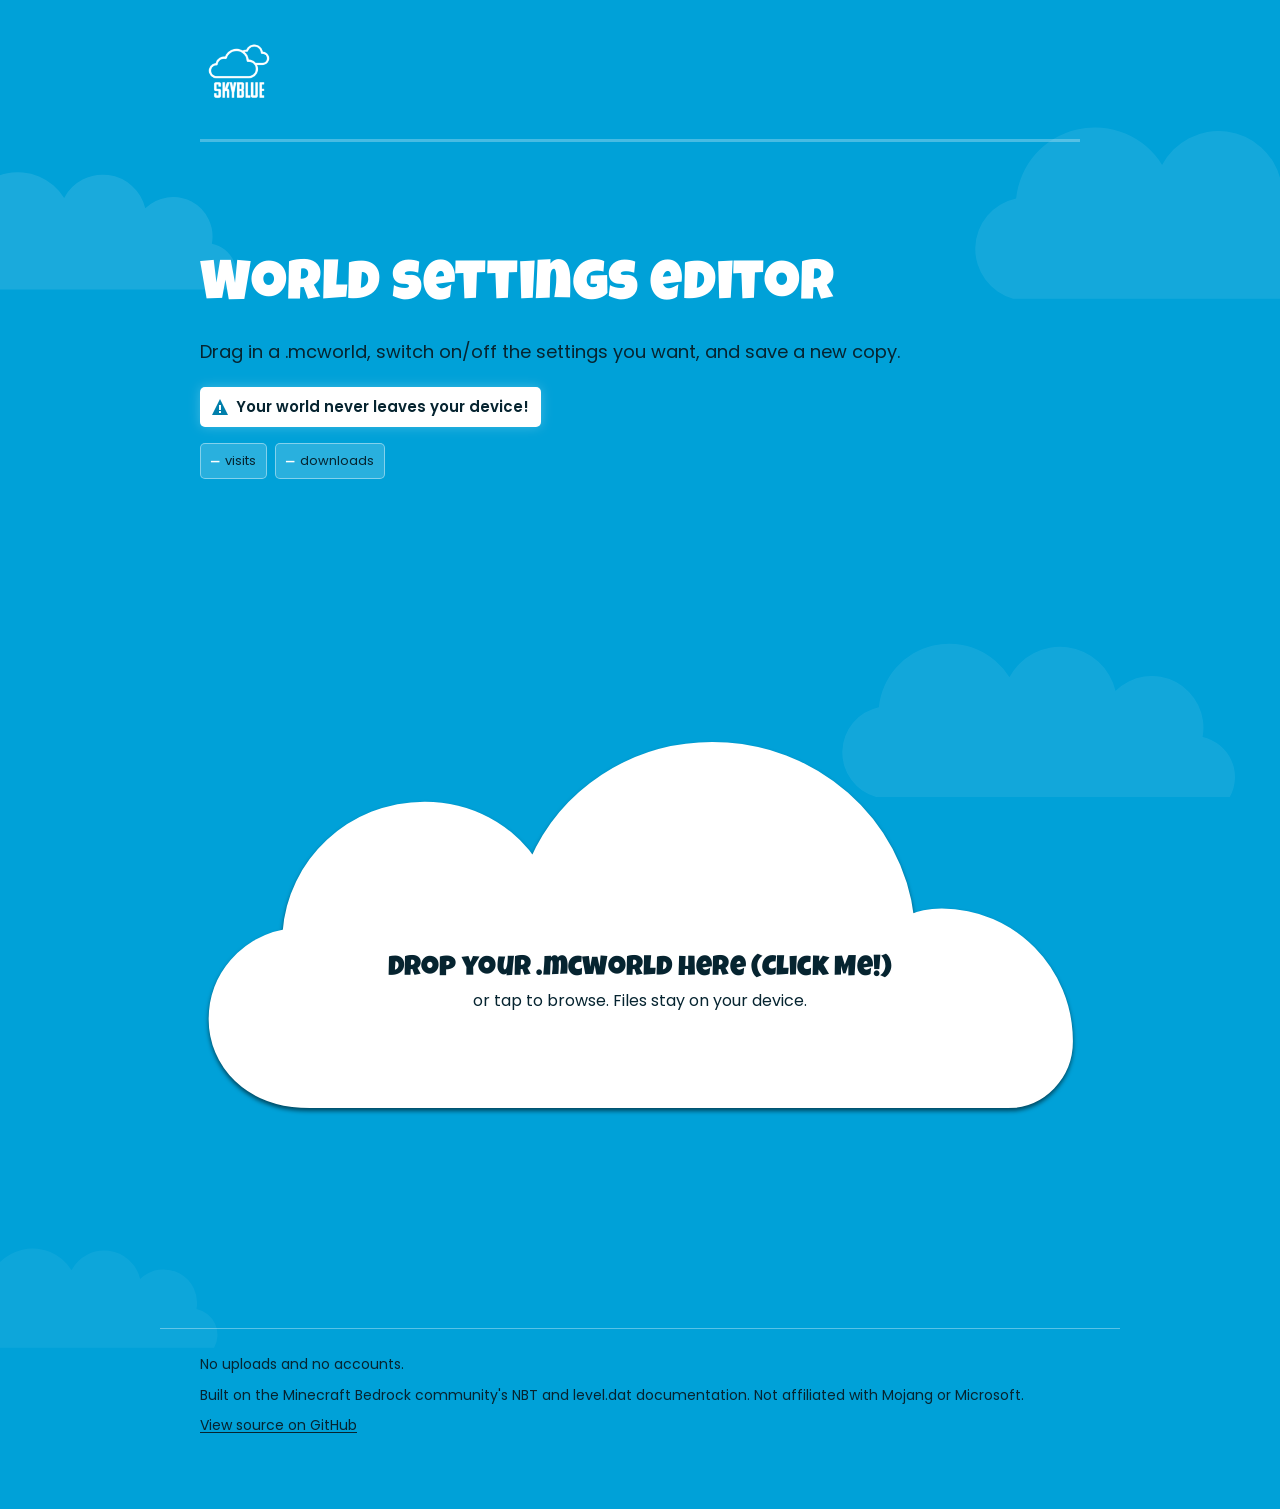
<file: tools/world-settings/index.html>
<!DOCTYPE html>
<html lang="en">
<head>
<meta charset="utf-8">
<meta name="viewport" content="width=device-width, initial-scale=1">
<title>World settings editor</title>
<meta name="description" content="World settings editor for Minecraft Education and Bedrock. Turn experimental features on or off in any world — runs in your browser, never uploaded.">
<link rel="icon" href="../../assets/logo.png">
<link rel="stylesheet" href="../../styles.css">
</head>
<body>
<div class="sky-page">

  <!-- decorative background clouds -->
  <div class="sky-deco" aria-hidden="true">
    <svg class="d1 sky-drift"   viewBox="0 0 400 200"><use href="#cloud"/></svg>
    <svg class="d2 sky-drift-b" viewBox="0 0 400 200"><use href="#cloud"/></svg>
    <svg class="d3 sky-drift"   viewBox="0 0 400 200"><use href="#cloud"/></svg>
    <svg class="d4 sky-drift-b" viewBox="0 0 400 200"><use href="#cloud"/></svg>
    <svg class="d5 sky-drift"   viewBox="0 0 400 200"><use href="#cloud"/></svg>
    <svg class="d6 sky-drift-b" viewBox="0 0 400 200"><use href="#cloud"/></svg>
    <svg class="d7 sky-drift"   viewBox="0 0 400 200"><use href="#cloud"/></svg>
  </div>

  <!-- shared cloud shapes -->
  <svg width="0" height="0" aria-hidden="true" style="position:absolute">
    <defs>
      <path id="cloud" d="M56 186 A34 34 0 0 1 58 120 A52 52 0 0 1 154 98 A42 42 0 0 1 232 108 A38 38 0 0 1 296 142 A30 30 0 0 1 316 186 Z"/>
      <path id="cloud-zone" d="M70,240 C30,240 8,214 8,186 C8,158 28,136 55,131 C58,86 96,50 143,50 C172,50 197,64 212,86 C231,42 275,12 326,12 C391,12 445,60 452,122 C458,119 465,118 472,118 C517,118 553,155 553,200 C553,222 536,240 514,240 Z"/>
    </defs>
  </svg>

  <!-- HEADER:START -->
  <header class="sky-header">
    <div class="sky-wrap">
      <a class="sky-logo" href="../../"><img src="../../assets/logo.png" alt="SKYBLUE" width="78" height="78"></a>
      <div class="sky-divider" role="presentation"></div>
    </div>
  </header>
  <!-- HEADER:END -->

  <main class="sky-main">

    <section class="sky-hero">
      <div class="sky-wrap">
        <h1 class="sky-h1">World settings editor</h1>
        <p class="sky-lede">Drag in a .mcworld, switch on/off the settings you want, and save a new copy.</p>
        <p class="sky-privacy"><span class="sky-warn-icon" aria-hidden="true"></span> Your world never leaves your device!</p>
        <div class="sky-tool-stats" aria-label="World settings editor activity">
          <span class="sky-tool-stat"><strong id="view-count" aria-live="polite">—</strong> visits</span>
          <span class="sky-tool-stat"><strong id="download-count" aria-live="polite">—</strong> downloads</span>
        </div>
      </div>
    </section>

    <section class="sky-sec" id="editor-start-sec" aria-labelledby="zone-h">
      <div class="sky-wrap">
        <h2 class="vh" id="zone-h">Open a world file</h2>
        <button class="sky-zone" id="zone" type="button">
          <span class="sky-zone-frame">
            <svg class="sky-zone-svg" viewBox="0 0 560 250" aria-hidden="true">
              <use class="sky-zone-path" href="#cloud-zone"/>
            </svg>
            <span class="sky-zone-inner">
              <span class="sky-zone-title" id="zone-title">Drop your .mcworld here (Click Me!)</span>
              <span class="sky-zone-sub" id="zone-sub">or tap to browse. Files stay on your device.</span>
            </span>
          </span>
        </button>
        <input class="vh" id="file" type="file" accept=".mcworld,.mctemplate,.zip">
        <p class="vh" role="status" aria-live="polite" id="status"></p>
        <p class="sky-zone-note" id="note" hidden></p>
      </div>
    </section>

    <section class="sky-sec" id="download-ready-sec" hidden aria-labelledby="download-ready-h">
      <div class="sky-wrap">
        <div class="sky-card sky-ready-card">
          <span class="sky-kicker" id="download-ready-kicker">Download ready</span>
          <h2 class="sky-h2" id="download-ready-h">Your modified world is waiting</h2>
          <p class="sky-ready-copy" id="download-ready-copy">The file stayed in this browser while you completed the Linkvertise step. Finish the download below.</p>
          <div class="sky-ready-actions">
            <button class="sky-btn sky-btn-quiet" id="download-ready" type="button" disabled>Checking for your file…</button>
            <a class="sky-btn sky-btn-quiet" href="./" id="download-start-over">Edit another world</a>
          </div>
          <p class="sky-section-note" id="download-ready-status" role="status" aria-live="polite">Looking for the modified world stored on this device…</p>
        </div>
      </div>
    </section>

    <section class="sky-sec" id="panel-sec" hidden aria-labelledby="panel-h">
      <div class="sky-wrap">
        <div class="sky-card">
          <div class="sky-card-head">
            <span class="sky-kicker">World loaded</span>
            <h2 class="sky-world" id="panel-h"></h2>
            <p class="sky-meta" id="panel-meta"></p>
          </div>
          <div class="sky-settings-layout">
            <nav class="sky-settings-nav" id="settings-nav" role="tablist" aria-label="World setting sections"></nav>
            <div class="sky-settings-groups" id="settings-groups"></div>
          </div>
          <div class="sky-panel-foot">
            <button class="sky-btn sky-btn-quiet" id="reset" type="button" disabled>Reset changes</button>
            <span class="sky-count" id="count"></span>
          </div>
        </div>
        <div class="sky-dl">
          <button class="sky-btn sky-btn-lg" id="download" type="button">Save a new copy</button>
          <p class="sky-aftercare">Saving opens a short Linkvertise ad page. Your modified world stays in this browser and is never uploaded. Your original file is untouched.</p>
        </div>
      </div>
    </section>
<!--
    <section class="sky-sec" aria-labelledby="warn-h">
      <div class="sky-wrap">
        <div class="sky-card">
          <span class="sky-kicker">Read this first</span>
          <h2 class="sky-h2" id="warn-h">Before you change a world</h2>
          <ul class="sky-warn">
            <li><b>Back up the world first!</b> This tool writes a new file and never touches your original, but a backup costs nothing.</li>
            <li><b>Experiments permanently mark a world.</b> Minecraft records that experiments were used. Turning them all off here removes those markers, but the game may re-add them.</li>
            <li><b>Not every feature exists in every build.</b> Enabling a flag for something your version does not contain can crash the game or damage the save.</li>
            <li><b>Minecraft Education hides this toggle on purpose.</b> On a school-managed account this may cut against your IT policy — check before relying on it for classwork.</li>
          </ul>
        </div>
      </div>
    </section> -->
  </main>

  <!-- FOOTER:START -->
  <footer class="sky-footer">
    <div class="sky-wrap sky-foot-in">
      <p>No uploads and no accounts.</p>
      <p>Built on the Minecraft Bedrock community's NBT and level.dat documentation. Not affiliated with Mojang or Microsoft.</p>
      <p><a href="https://github.com/SkyblueMCEE/skybluemcee.github.io">View source on GitHub</a></p>
    </div>
  </footer>
  <!-- Cloudflare Web Analytics -->
  <script type="module" src="https://static.cloudflareinsights.com/beacon.min.js" data-cf-beacon='{"token":"112a7e2ab081439db0b947a1e5b2f07b"}'></script>
  <!-- End Cloudflare Web Analytics -->
  <!-- FOOTER:END -->
</div>

<script src="core.js"></script>
<script src="app.js"></script>
</body>
</html>
</file>
<file: styles.css>
/* ---- fonts (self-hosted, no external requests) ---- */
@font-face{font-family:'Luckiest Guy';font-style:normal;font-weight:400;font-display:swap;
  src:url("assets/luckiest-guy-400.woff2") format("woff2")}
@font-face{font-family:'Poppins';font-style:normal;font-weight:400;font-display:swap;
  src:url("assets/poppins-400.woff2") format("woff2")}
@font-face{font-family:'Poppins';font-style:normal;font-weight:500;font-display:swap;
  src:url("assets/poppins-500.woff2") format("woff2")}
@font-face{font-family:'Poppins';font-style:normal;font-weight:600;font-display:swap;
  src:url("assets/poppins-600.woff2") format("woff2")}

/* latin-ext */

/* latin */

/* devanagari */

/* latin-ext */

/* latin */

/* devanagari */

/* latin-ext */

/* latin */

/* devanagari */

/* latin-ext */

/* latin */



/* ---------- 1. tokens ---------- */
:root{
  --sky-brand:#00A1D8;
  --sky-brand-text:#007FAB;
  --sky-brand-press:#00648A;
  --sky-white:#FFFFFF;
  --sky-ink:#062430;
  --sky-fill:#CCECF7;
  --sky-fill-soft:#EBF7FC;

  --glow-rest:0 0 12px rgba(255,255,255,.25);
  --glow-hover:0 0 18px rgba(255,255,255,.40), 0 4px 12px rgba(0,0,0,.18);
  --info-box-shadow:5px 5px 2px rgba(0, 0, 0, 0.402);

  --radius:5px;
  --border:2px;

  --dur-fast:0.5s;
  --dur-base: 0.75s;
  --dur-slow:1.25s;
  --ease:cubic-bezier(0,0,.2,1);

  --col:60rem;
  --measure:44rem;
  --pad-x:1.25rem;
  --font-display:"Luckiest Guy",Impact,"Arial Narrow",sans-serif;
  --font-body:"Poppins",system-ui,-apple-system,"Helvetica Neue",Helvetica,sans-serif;
  --font-mono:ui-monospace,"SF Mono",Menlo,Consolas,monospace;
}

/* ---------- 2. reset ---------- */
*,*::before,*::after{box-sizing:border-box}
html,body{margin:0;padding:0;overflow-x:hidden}
html{scrollbar-width:none;-ms-overflow-style:none}
html::-webkit-scrollbar,body::-webkit-scrollbar{display:none}
button,input{font:inherit;color:inherit}
ul{margin:0;padding:0;list-style:none}
svg{display:block}

/* ---------- 3. base ---------- */
body{
  background:var(--sky-brand);
  color:var(--sky-ink);
  font-family:var(--font-body);
  font-size:1rem;
  line-height:1.6;
  -webkit-font-smoothing:antialiased;
  text-wrap:pretty;
}
h1,h2,h3{margin:0}
.sky-h1,.sky-h2{font-family:var(--font-display);font-weight:400;line-height:1.22;letter-spacing:.01em}
p{margin:0}
a{color:var(--sky-ink);text-decoration:underline;text-decoration-thickness:1px;text-underline-offset:2px;transition:color var(--dur-base) var(--ease)}
a:hover{color:var(--sky-brand-press)}
.sky-card a:hover{color:var(--sky-brand-text)}
[hidden]{display:none!important}
.vh{position:absolute;width:1px;height:1px;overflow:hidden;clip-path:inset(50%);white-space:nowrap}

/* ---------- 4. layout ---------- */
.sky-page{position:relative;min-height:100vh;overflow:hidden}
.sky-wrap{width:100%;max-width:min(var(--col),100%);margin-inline:auto;padding-inline:var(--pad-x);position:relative;z-index:1}
.sky-header{position:static;padding-block:1.25rem 0}
.sky-main{display:block}
.sky-sec{padding-block:4rem}
.sky-hero{padding-block:2.5rem 2rem}
.sky-footer{padding-block:2.5rem 3rem}

/* decorative clouds */
.sky-deco{position:absolute;inset:0;z-index:0;pointer-events:none;overflow:hidden}
.sky-deco svg{position:absolute;fill:var(--sky-white)}
.sky-deco .d1{top:6rem;left:-6rem;width:26rem;opacity:.10}
.sky-deco .d2{top:34rem;right:-9rem;width:34rem;opacity:.07}
.sky-deco .d3{top:74rem;left:-4rem;width:22rem;opacity:.05}
.sky-deco .d4{top:112rem;right:-5rem;width:28rem;opacity:.04}
.sky-deco .d5{top:1rem;right:-16rem;width:38rem;opacity:.08}
.sky-deco .d6{top:96rem;left:-12rem;width:32rem;opacity:.06}
.sky-deco .d7{top:150rem;right:-10rem;width:20rem;opacity:.10}
.sky-drift{animation:sky-drift 190s linear infinite alternate}
.sky-drift-b{animation:sky-drift 240s linear infinite alternate-reverse}
@keyframes sky-drift{from{transform:translateX(-1.5rem)}to{transform:translateX(1.5rem)}}

/* ---------- 5. components ---------- */
/* logo */
.sky-logo{display:inline-flex;align-items:center;cursor:pointer}
.sky-logo img{display:block;width:4.125rem;height:4.125rem;border-radius:var(--radius)}
.sky-mark{font-family:var(--font-display);font-weight:400;font-size:1.5rem;line-height:1.22;letter-spacing:.01em;color:var(--sky-white);transform:scaleX(.93);transform-origin:left center}

/* hero */
.sky-h1{font-size:2rem;color:var(--sky-white);overflow-wrap:break-word;text-wrap:balance}
.sky-lede{margin-top:1rem;font-size:1.0625rem;max-width:var(--measure)}
.sky-privacy{margin-top:1.25rem;display:inline-flex;align-items:center;gap:.5rem;background:var(--sky-white);color:var(--sky-ink);padding:.5rem .75rem;border-radius:var(--radius);font-weight:600;font-size:.9375rem;box-shadow:var(--glow-rest)}
.sky-privacy .sky-warn-icon{position:relative;flex:none;width:1rem;height:1rem;background:var(--sky-brand-text);clip-path:polygon(50% 0%,100% 100%,0% 100%)}
.sky-privacy .sky-warn-icon::before{content:"";position:absolute;left:50%;top:38%;width:2px;height:32%;background:var(--sky-white);transform:translateX(-50%)}
.sky-privacy .sky-warn-icon::after{content:"";position:absolute;left:50%;bottom:14%;width:2px;height:2px;background:var(--sky-white);transform:translateX(-50%)}
.sky-tool-stats{display:flex;flex-wrap:wrap;gap:.5rem;margin-top:1rem}
.sky-tool-stat{
  display:inline-flex;align-items:baseline;gap:.35rem;padding:.375rem .625rem;
  border:1px solid rgba(255,255,255,.42);border-radius:var(--radius);
  color:var(--sky-ink);background:rgba(255,255,255,.16);font-size:.8125rem
}
.sky-tool-stat strong{font-family:var(--font-mono);font-size:.875rem;color:var(--sky-white)}

/* drop zone — single flat-bottomed cloud path, no per-shape borders/shadows */
.sky-zone{position:relative;display:block;width:100%;background:none;border:0;padding:0;cursor:pointer;-webkit-tap-highlight-color:transparent}
.sky-zone-frame{display:block;position:relative;width:100%;max-width:100%;margin-inline:auto;margin-top:1.5rem}
.sky-zone-svg{display:block;width:100%;height:auto;filter:drop-shadow(0 3px 2px rgba(0,0,0,.55));transition:filter var(--dur-base) var(--ease),transform var(--dur-base) var(--ease)}
.sky-zone-path{fill:var(--sky-white);stroke:var(--sky-white);stroke-width:5px;vector-effect:non-scaling-stroke;transition:fill var(--dur-base) var(--ease),stroke-opacity var(--dur-base) var(--ease)}
.sky-zone-inner{position:absolute;left:14%;right:14%;top:65%;transform:translateY(-50%);
  transition:transform var(--dur-base) var(--ease);
  display:flex;flex-direction:column;align-items:center;justify-content:center;
  gap:.25rem;text-align:center;z-index:1;pointer-events:none}
.sky-zone-title{font-family:var(--font-display);font-weight:400;font-size:1rem;color:var(--sky-ink);letter-spacing:.01em;line-height:1.2}
.sky-zone-sub{font-size:.8125rem;line-height:1.4;color:var(--sky-ink)}
.sky-zone:hover .sky-zone-svg,.sky-zone:focus-visible .sky-zone-svg{filter:drop-shadow(0 16px 4px rgba(0,0,0,.65));transform:translateY(-10px)}
/* label rides along with the cloud — calc keeps the -50% centring */
.sky-zone:hover .sky-zone-inner,
.sky-zone:focus-visible .sky-zone-inner,
.is-drag .sky-zone-inner{transform:translateY(calc(-50% - 10px))}
.sky-zone:focus-visible{outline:2px solid var(--sky-white);outline-offset:6px}
.is-drag .sky-zone-svg{filter:drop-shadow(0 16px 4px rgba(0,0,0,.65));transform:translateY(-10px)}
.is-error .sky-zone-path{stroke-dasharray:7 6}
.is-loading .sky-zone-path{animation:sky-pulse 1.8s ease-in-out infinite}
@keyframes sky-pulse{0%,100%{stroke-opacity:1}50%{stroke-opacity:.45}}
.sky-zone-note{margin-top:1.25rem;background:var(--sky-white);border-radius:var(--radius);padding:.875rem 1rem;font-size:.9375rem;box-shadow:var(--glow-rest)}
.sky-zone-note b{font-weight:600}

/* buttons */
.sky-btn{
  display:inline-flex;align-items:center;justify-content:center;gap:.5rem;
  min-height:2.75rem;padding:.75rem 1.375rem;
  background:var(--sky-white);color:var(--sky-ink);
  font-family:var(--font-body);font-weight:600;font-size:1rem;letter-spacing:-.01em;
  text-decoration:none;
  border:0;border-radius:2px;cursor:pointer;
  box-shadow:var(--glow-rest);
  transition:color var(--dur-base) var(--ease),box-shadow var(--dur-base) var(--ease),transform var(--dur-base) var(--ease);
}
.sky-btn:hover{color:var(--sky-brand-text);box-shadow:var(--glow-hover);transform:translateY(-1px)}
.sky-btn:active{color:var(--sky-brand-press);box-shadow:var(--glow-rest);transform:translateY(0)}
.sky-btn:focus-visible{outline:2px solid var(--sky-white);outline-offset:3px}
.sky-btn:disabled{cursor:not-allowed;color:rgba(6,36,48,.45);box-shadow:none;transform:none}
.sky-btn-lg{font-size:1.0625rem;padding:.9375rem 1.75rem;width:100%}
.sky-btn-quiet{background:var(--sky-fill-soft);box-shadow:none;font-size:.875rem;padding:.625rem 1rem;min-height:2.75rem}
.sky-btn-quiet:hover{background:var(--sky-fill);box-shadow:none;color:var(--sky-brand-text)}

/* cards */
.sky-card{background:var(--sky-white);border-radius:var(--radius);padding:1.25rem;box-shadow:var(--info-box-shadow);}



.sky-card-head{display:flex;flex-direction:column;gap:.25rem;padding-bottom:1rem;border-bottom:1px solid var(--sky-fill)}
.sky-kicker{font-family:var(--font-mono);font-size:.75rem;letter-spacing:.08em;text-transform:uppercase;color:var(--sky-brand-text)}
.sky-world{font-family:var(--font-body);font-weight:600;font-size:1.375rem;line-height:1.3;word-break:break-word}
.sky-meta{font-size:.875rem;color:rgba(6,36,48,.72)}

/* toggle rows */
.sky-rows{display:flex;flex-direction:column;gap:.25rem;margin-top:.75rem;list-style:none;padding:0}
.sky-rows li{display:flex;align-items:center;gap:.875rem;padding-block:.25rem}
.sky-row{display:flex;align-items:center;justify-content:space-between;gap:1.25rem;padding:.75rem .625rem;border-radius:var(--radius);background:transparent;transition:background var(--dur-base) var(--ease)}
.sky-row.is-changed{background:var(--sky-fill-soft)}
.sky-row-text{display:flex;flex-direction:column;gap:.125rem;min-width:0;flex:1;order:1}
.sky-row-label{font-weight:400;line-height:1.4}
.sky-row-tag{font-family:var(--font-mono);font-size:.75rem;color:rgba(6,36,48,.62);word-break:break-all}
.sky-chip{align-self:center;order:2;flex:none;font-family:var(--font-mono);font-size:.6875rem;letter-spacing:.06em;text-transform:uppercase;color:var(--sky-brand-text);background:var(--sky-fill);border-radius:var(--radius);padding:.125rem .375rem}
.sky-switch{position:relative;display:flex;align-items:center;min-height:2.75rem;padding-block:0;flex:none;order:3;cursor:pointer}
.sky-switch input{position:absolute;opacity:0;width:2.875rem;height:2.75rem;margin:0;cursor:pointer}
.sky-track{width:2.875rem;height:1.625rem;border-radius:2px;background:var(--sky-fill);position:relative;transition:background var(--dur-base) var(--ease),box-shadow var(--dur-base) var(--ease);pointer-events:none}
.sky-track::after{content:"";position:absolute;top:3px;left:3px;width:20px;height:20px;border-radius:1px;background:var(--sky-white);box-shadow:0 1px 2px rgba(6,36,48,.28);transition:transform var(--dur-base) var(--ease),box-shadow var(--dur-base) var(--ease)}
.sky-switch input:not(:checked) + .sky-track{
  background:#b3dce9;
  box-shadow:inset 0 0 0 2px rgba(0,100,138,.55)
}
.sky-switch input:not(:checked) + .sky-track::after{
  box-shadow:0 1px 3px rgba(6,36,48,.32),0 0 0 1px rgba(0,100,138,.48)
}
.sky-switch:hover input:not(:checked):not(:disabled) + .sky-track{
  background:#a6d3e2;
  box-shadow:inset 0 0 0 2px rgba(0,100,138,.68)
}
.sky-switch input:checked + .sky-track{background:var(--sky-brand-text)}
.sky-switch input:checked + .sky-track::after{transform:translateX(20px)}
.sky-switch input:focus-visible + .sky-track{outline:2px solid var(--sky-brand-text);outline-offset:2px}
.sky-switch input:disabled{cursor:not-allowed}
.sky-switch input:disabled + .sky-track{background:#dce9ee;opacity:.72}
.sky-panel-foot{display:flex;flex-direction:column;gap:.75rem;margin-top:1rem;padding-top:1rem;border-top:1px solid var(--sky-fill)}
.sky-bulk{display:flex;flex-wrap:wrap;gap:.5rem}
.sky-bulk .sky-btn{flex:1 1 auto}
.sky-count{font-size:.875rem;color:rgba(6,36,48,.72)}

/* world settings editor */
.sky-settings-layout{display:grid;gap:1.25rem;margin-top:1rem}
.sky-settings-nav{
  display:flex;gap:.5rem;overflow-x:auto;
  margin-inline:-.25rem;padding:.625rem .25rem;background:var(--sky-white);
  border-bottom:1px solid var(--sky-fill);scrollbar-width:thin
}
.sky-settings-nav-link{
  display:flex;align-items:center;justify-content:space-between;gap:.625rem;flex:none;
  padding:.5rem .75rem;border:0;border-radius:var(--radius);background:var(--sky-fill-soft);
  color:var(--sky-ink);font:inherit;font-size:.8125rem;font-weight:600;text-align:left;white-space:nowrap;cursor:pointer
}
.sky-settings-nav-link:hover{background:var(--sky-fill);color:var(--sky-brand-text)}
.sky-settings-nav-link[aria-selected="true"]{background:var(--sky-brand-text);color:var(--sky-white)}
.sky-settings-nav-link[aria-selected="true"]:hover{background:var(--sky-brand-press);color:var(--sky-white)}
.sky-settings-nav-link:focus-visible{outline:2px solid var(--sky-brand-text);outline-offset:2px}
.sky-tab-count{
  display:inline-flex;align-items:center;justify-content:center;min-width:1.375rem;height:1.375rem;
  padding-inline:.3rem;border-radius:var(--radius);background:rgba(6,36,48,.08);font-family:var(--font-mono);font-size:.6875rem
}
.sky-settings-nav-link[aria-selected="true"] .sky-tab-count{background:rgba(255,255,255,.22)}
.sky-settings-groups{min-width:0}
.sky-settings-group{min-height:24rem;padding-block:.25rem}
.sky-settings-group:focus{outline:none}
.sky-settings-group:focus-visible{outline:2px solid var(--sky-fill);outline-offset:4px}
.sky-settings-group-head{display:flex;flex-direction:column;gap:.25rem}
.sky-settings-group-title{font-size:1.25rem;line-height:1.3}
.sky-settings-group-description{max-width:var(--measure);color:rgba(6,36,48,.72);font-size:.875rem}
.sky-setting-list{display:flex;flex-direction:column;gap:.375rem;margin-top:1rem}
.sky-setting-row{
  display:grid;grid-template-columns:minmax(0,1fr) auto;align-items:center;gap:.75rem;
  padding:.75rem;border-radius:var(--radius);transition:background var(--dur-base) var(--ease)
}
.sky-setting-row.is-changed{background:var(--sky-fill-soft)}
.sky-setting-row.is-locked:not(.is-changed){background:rgba(235,247,252,.48)}
.sky-setting-info{display:flex;flex-direction:column;align-items:flex-start;gap:.125rem;min-width:0}
.sky-setting-label{font-size:1rem;font-weight:500;line-height:1.35}
.sky-setting-description{max-width:42rem;color:rgba(6,36,48,.72);font-size:.8125rem;line-height:1.45}
.sky-setting-key{font-family:var(--font-mono);font-size:.6875rem;color:rgba(6,36,48,.52);word-break:break-all}
.sky-setting-info .sky-chip{order:initial;align-self:flex-start;margin-top:.25rem}
.sky-lock-note{margin-top:.25rem;color:rgba(6,36,48,.65);font-size:.75rem;font-weight:600}
.sky-setting-control{display:flex;align-items:center;justify-content:flex-end;min-width:0}
.sky-setting-control.is-field{grid-column:1/-1;width:100%}
.sky-field{
  width:100%;min-height:2.75rem;padding:.625rem .75rem;border:1px solid rgba(6,36,48,.24);
  border-radius:var(--radius);background:var(--sky-white);color:var(--sky-ink);font:inherit
}
.sky-field:hover{border-color:var(--sky-brand-text)}
.sky-field:focus{border-color:var(--sky-brand-text);outline:2px solid var(--sky-fill);outline-offset:1px}
.sky-field:disabled{cursor:not-allowed;background:#edf3f5;color:rgba(6,36,48,.58)}
.sky-number-wrap{display:flex;align-items:center;width:100%}
.sky-field-suffix{margin-left:-2.25rem;width:1.75rem;color:rgba(6,36,48,.62);pointer-events:none}
.sky-section-tools{display:flex;flex-wrap:wrap;gap:.5rem;margin-top:1rem}
.sky-inline-empty,.sky-section-note{
  margin-top:1rem;padding:.75rem;border-radius:var(--radius);background:var(--sky-fill-soft);
  color:rgba(6,36,48,.76);font-size:.875rem
}
.sky-experiment-group{margin-top:1.5rem}
.sky-experiment-group+.sky-experiment-group{padding-top:1.5rem;border-top:1px solid var(--sky-fill)}
.sky-subsection-title{font-size:1rem;line-height:1.35}
.sky-subsection-description{margin-top:.2rem;color:rgba(6,36,48,.68);font-size:.8125rem;line-height:1.45}
.sky-pack-list{display:flex;flex-direction:column;gap:.125rem;margin-top:.375rem}
.sky-pack-list li{font-family:var(--font-mono);font-size:.6875rem;color:rgba(6,36,48,.68);overflow-wrap:anywhere}

/* download */
.sky-dl{display:flex;flex-direction:column;gap:.875rem;margin-top:1.25rem}
.sky-aftercare{font-size:.9375rem;max-width:var(--measure);margin-inline:auto}
.sky-ready-card{max-width:42rem;margin-inline:auto}
.sky-ready-copy{margin-top:.625rem;max-width:var(--measure);color:rgba(6,36,48,.76)}
.sky-ready-actions{display:flex;flex-direction:column;align-items:stretch;gap:.75rem;margin-top:1.5rem}
.sky-ready-actions .sky-btn{max-width:100%;justify-content:center;text-align:center;text-decoration:none;overflow-wrap:anywhere}
.sky-ready-card .sky-section-note{margin-top:1rem}

/* warnings */
.sky-h2{font-size:1.5rem;color:var(--sky-ink)}
.sky-warn{display:flex;flex-direction:column;gap:1.125rem;margin-top:1.25rem;list-style:none;padding:0}
.sky-warn li{display:block;max-width:var(--measure);margin-inline:0}
.sky-warn li b{display:block;margin-bottom:.25rem}
.sky-warn b{font-weight:600;font-size:1.0625rem;letter-spacing:-.01em}
.sky-rule{height:2px;width:2.5rem;background:var(--sky-white);opacity:.5}

/* footer */
.sky-foot-in{display:flex;flex-direction:column;gap:.5rem;font-size:.875rem;padding-top:1.5rem;border-top:1px solid rgba(255,255,255,.35)}

/* ---------- 6. breakpoints ---------- */
@media (min-width:480px){
  :root{--pad-x:1.75rem}
  .sky-h1{font-size:2.5rem}
  .sky-zone-title{font-size:1.25rem}
  .sky-zone-sub{font-size:.9375rem}
  .sky-btn-lg{width:auto}
  .sky-dl{align-items:flex-start}
  .sky-ready-actions{flex-direction:row;align-items:center}
  .sky-panel-foot{flex-direction:row;align-items:center;justify-content:space-between}
  .sky-setting-control.is-field{grid-column:auto;width:12rem}
}
@media (min-width:768px){
  :root{--pad-x:2.5rem}
  body{font-size:1.0625rem}
  .sky-header{padding-block:2rem 0}
  .sky-hero{padding-block:5rem 3rem}
  .sky-sec{padding-block:7rem}
  .sky-h1{font-size:3rem}
  .sky-lede{font-size:1.125rem}
  .sky-h2{font-size:1.75rem}
  .sky-card{padding:1.75rem}
  .sky-logo img{width:4.875rem;height:4.875rem}
  .sky-settings-layout{grid-template-columns:11rem minmax(0,1fr);gap:1.75rem;align-items:start}
  .sky-settings-nav{
    flex-direction:column;align-self:start;overflow:visible;margin:0;padding:.25rem 0;
    border-bottom:0;border-right:1px solid var(--sky-fill)
  }
  .sky-settings-nav-link{width:calc(100% - 1rem);margin-right:1rem;white-space:normal}
}
@media (min-width:1024px){
  .sky-h1{font-size:3.5rem}
  .sky-hero{padding-block:6rem 3.5rem}
  .sky-footer{padding-block:3rem 4.5rem}
  .sky-zone-title{font-size:1.75rem}
  .sky-zone-sub{font-size:1rem}
}
@media (min-width:1280px){
  :root{--pad-x:2.5rem}
  body{font-size:1.125rem}
  .sky-sec{padding-block:10rem}
  .sky-hero{padding-block:7rem 4rem}
  .sky-deco .d2{right:-4rem}
}
@media (min-width:1440px){
  :root{--col:66rem;--pad-x:3rem}
  .sky-zone-title{font-size:2rem}
  .sky-zone-sub{font-size:1.125rem}
}

/* ---------- 7. utilities ---------- */
@media (prefers-reduced-motion:reduce){
  *,*::before,*::after{animation-duration:.001ms;animation-iteration-count:1;transition-duration:.001ms}
  .sky-btn:hover{transform:none}
}

/* header divider — border-based so the thickness is directly controllable */
.sky-divider{
  width:100%;
  max-width:100%;
  margin:1.25rem 0 0;
  border-top:3px solid rgba(255,255,255,.28);
}
@media (prefers-reduced-motion:reduce){
  .sky-zone:hover .sky-zone-svg,.sky-zone:focus-visible .sky-zone-svg,.is-drag .sky-zone-svg{transform:none}
  .sky-zone:hover .sky-zone-inner,
  .sky-zone:focus-visible .sky-zone-inner,
  .is-drag .sky-zone-inner{transform:translateY(-50%)}
}


/* ghost button — for use ON a white card, where a white-filled button
   would be invisible. Outline only, no shadow at rest or on hover. */
.sky-btn-ghost{
  display:inline-flex;
  align-items:center;
  gap:.5rem;
  width:auto;
  background:transparent;
  color:var(--sky-ink);
  border:2px solid var(--sky-fill);
  border-radius:var(--radius);
  box-shadow:none;
  text-decoration:none;
  transition:border-color var(--dur-base) var(--ease),color var(--dur-base) var(--ease),background var(--dur-base) var(--ease);
}
.sky-btn-ghost:hover,
.sky-btn-ghost:focus-visible{
  background:transparent;
  color:var(--sky-brand-text);
  border-color:var(--sky-brand-text);
  box-shadow:none;
  transform:none;
}
.sky-btn-ghost:active{
  color:var(--sky-brand-press);
  border-color:var(--sky-brand-press);
  transform:none;
}
.sky-btn-ghost:focus-visible{outline:2px solid var(--sky-brand-text);outline-offset:3px}
.sky-btn-ghost .sky-yt{
  flex:none;
  width:1.375rem;
  height:1.375rem;
  fill:currentColor;
}

/* ============================================================
   HOMEPAGE / TOOLS — cloud buttons
   Hover + shadow mirror .sky-zone exactly.
   ============================================================ */
.sky-choices{display:flex;flex-direction:column;gap:2.5rem;margin-top:2.5rem}

.sky-choice{position:relative;display:block;width:100%;background:none;border:0;padding:0;
  cursor:pointer;text-decoration:none;-webkit-tap-highlight-color:transparent}

.sky-choice-frame{display:block;position:relative;width:100%;margin-inline:auto}

.sky-choice-svg{display:block;width:100%;height:auto;
  filter:drop-shadow(0 3px 2px rgba(0,0,0,.55));
  transition:filter var(--dur-base) var(--ease),transform var(--dur-base) var(--ease)}

.sky-choice-path{fill:var(--sky-white);stroke:var(--sky-white);stroke-width:5px;
  vector-effect:non-scaling-stroke}

.sky-choice:hover .sky-choice-svg,
.sky-choice:focus-visible .sky-choice-svg{
  filter:drop-shadow(0 16px 4px rgba(0,0,0,.65));
  transform:translateY(-10px)}

/* label rides along with the cloud */
.sky-choice:hover .sky-choice-inner,
.sky-choice:focus-visible .sky-choice-inner{transform:translateY(calc(-50% - 10px))}

.sky-choice:focus-visible{outline:2px solid var(--sky-white);outline-offset:6px}

.sky-choice-inner{position:absolute;left:14%;right:14%;top:65%;
  transform:translateY(-50%);
  transition:transform var(--dur-base) var(--ease);
  display:flex;flex-direction:column;align-items:center;justify-content:center;
  gap:.25rem;text-align:center;z-index:1;pointer-events:none}

.sky-choice-title{font-family:var(--font-display);font-weight:400;font-size:1.25rem;
  line-height:1.2;letter-spacing:.01em;color:var(--sky-ink)}

.sky-choice-sub{font-size:.8125rem;line-height:1.4;color:var(--sky-ink)}

/* Landing pages use a tighter rhythm than the long-form tool and video pages. */
.sky-main--compact .sky-hero{padding-block-end:1.5rem}
.sky-main--compact .sky-sec{padding-block:clamp(2rem,3vw,3rem)}
.sky-main--compact .sky-hero + .sky-sec,
.sky-main--compact .sky-sec + .sky-sec{padding-block-start:0}
.sky-main--compact .sky-choices{margin-top:clamp(1.5rem,3vw,2.5rem)}
.sky-choices--single{width:100%;max-width:44rem;margin-inline:auto}

/* Give the tools directory a little more air without returning to the old gaps. */
.sky-main--tools .sky-hero{padding-block-end:2.5rem}
.sky-main--tools .sky-sec{padding-block-end:clamp(3rem,5vw,4.5rem)}
.sky-main--tools .sky-card{
  max-width:54rem;
  margin-inline:auto;
  padding:clamp(1.5rem,4vw,2.5rem)
}
.sky-main--tools .sky-card .sky-warn{margin-top:1.5rem;gap:1.5rem}
.sky-main--tools .sky-tool-list{padding-block-end:5rem}

@media (min-width:48rem){
  .sky-main--tools .sky-tool-list{padding-block-end:clamp(10rem,20vw,20rem)}
}

/* video cards */
.sky-vids{display:grid;grid-template-columns:1fr;gap:1.25rem;margin-top:1.75rem;
  list-style:none;padding:0}
.sky-vid{background:var(--sky-white);border-radius:var(--radius);overflow:hidden;
  box-shadow:var(--glow-rest);
  transition:box-shadow var(--dur-base) var(--ease),transform var(--dur-base) var(--ease)}
.sky-vid:hover{box-shadow:var(--glow-hover);transform:translateY(-2px)}
.sky-vid a{display:block;text-decoration:none;color:inherit}
.sky-vid img{display:block;width:100%;height:auto;aspect-ratio:16/9;object-fit:cover;
  background:var(--sky-fill)}
.sky-vid-body{display:block;padding:1rem}
.sky-vid-title{font-weight:600;line-height:1.35;color:var(--sky-ink);margin:0}
.sky-vid-meta{font-size:.8125rem;color:rgba(6,36,48,.62);margin:.25rem 0 0}

@media (min-width:37.5rem){
  .sky-choices{flex-direction:row;gap:1.5rem}
  .sky-choice{flex:1}
  .sky-choice-title{font-size:1.375rem}
}
@media (min-width:48rem){
  .sky-choices{gap:2.5rem;margin-top:3.5rem}
  .sky-choice-title{font-size:1.5rem}
  .sky-choice-sub{font-size:.9375rem}
  .sky-vids{grid-template-columns:repeat(2,1fr);gap:1.5rem}
}
@media (min-width:64rem){
  .sky-vids{grid-template-columns:repeat(3,1fr)}
}
@media (prefers-reduced-motion:reduce){
  .sky-choice:hover .sky-choice-svg,
  .sky-choice:focus-visible .sky-choice-svg{transform:none}
  .sky-choice:hover .sky-choice-inner,
  .sky-choice:focus-visible .sky-choice-inner{transform:translateY(-50%)}
  .sky-vid:hover{transform:none}
}

/* ============================================================
   VIDEOS / SHORTS toggle — sliding squircle
   Track is a translucent well; an opaque white thumb slides
   under the active label, so the blue text reads through it.
   ============================================================ */
.sky-switchbar{
  display:flex;
  justify-content:flex-start;
  margin-top:1.5rem;
}

.sky-seg{
  position:relative;
  display:grid;
  grid-template-columns:1fr 1fr;
  gap:0;
  padding:.3125rem;
  border-radius:1rem;                 /* squircle, not a pill */
  background:rgba(255,255,255,.28);
  isolation:isolate;
}

/* the sliding white plate */
.sky-seg-thumb{
  position:absolute;
  z-index:0;
  top:.3125rem;
  bottom:.3125rem;
  left:.3125rem;
  width:calc(50% - .3125rem);
  border-radius:.75rem;
  background:var(--sky-white);
  box-shadow:0 2px 6px rgba(0,0,0,.18);
  transition:transform var(--dur-base) var(--ease);
  pointer-events:none;
}
.sky-seg[data-active="shorts"] .sky-seg-thumb{transform:translateX(100%)}

.sky-seg-btn{
  position:relative;
  z-index:1;                          /* text sits above the white plate */
  appearance:none;
  border:0;
  background:none;
  cursor:pointer;
  padding:.625rem 1.5rem;
  border-radius:.75rem;
  font-family:var(--font-body);
  font-weight:600;
  font-size:.9375rem;
  line-height:1.2;
  white-space:nowrap;
  color:var(--sky-brand-press);        /* blue text on both sides */
  transition:color var(--dur-base) var(--ease);
}
.sky-seg-btn[aria-selected="true"]{color:var(--sky-brand-text)}
.sky-seg-btn:focus-visible{outline:2px solid var(--sky-white);outline-offset:3px}

/* panels */
.sky-panel-videos[hidden],
.sky-panel-shorts[hidden]{display:none}

/* shorts are vertical */
.sky-vids--shorts{grid-template-columns:repeat(2,1fr)}
.sky-vids--shorts .sky-vid img{aspect-ratio:9/16}
@media (min-width:37.5rem){ .sky-vids--shorts{grid-template-columns:repeat(3,1fr)} }
@media (min-width:48rem){   .sky-vids--shorts{grid-template-columns:repeat(4,1fr)} }
@media (min-width:64rem){   .sky-vids--shorts{grid-template-columns:repeat(5,1fr)} }

.sky-empty{
  margin-top:1.75rem;
  background:var(--sky-white);
  border-radius:var(--radius);
  padding:1.25rem;
  box-shadow:var(--glow-rest);
  color:var(--sky-ink);
}

@media (prefers-reduced-motion:reduce){
  .sky-seg-thumb{transition:none}
}

/* The Videos/Shorts toggle belongs to the hero above it, so the section
   it opens skips the full vertical rhythm — otherwise the hero's bottom
   padding and the section's top padding stack into a ~250px void. */
.sky-sec:has(.sky-switchbar){padding-block-start:0}
</file>
